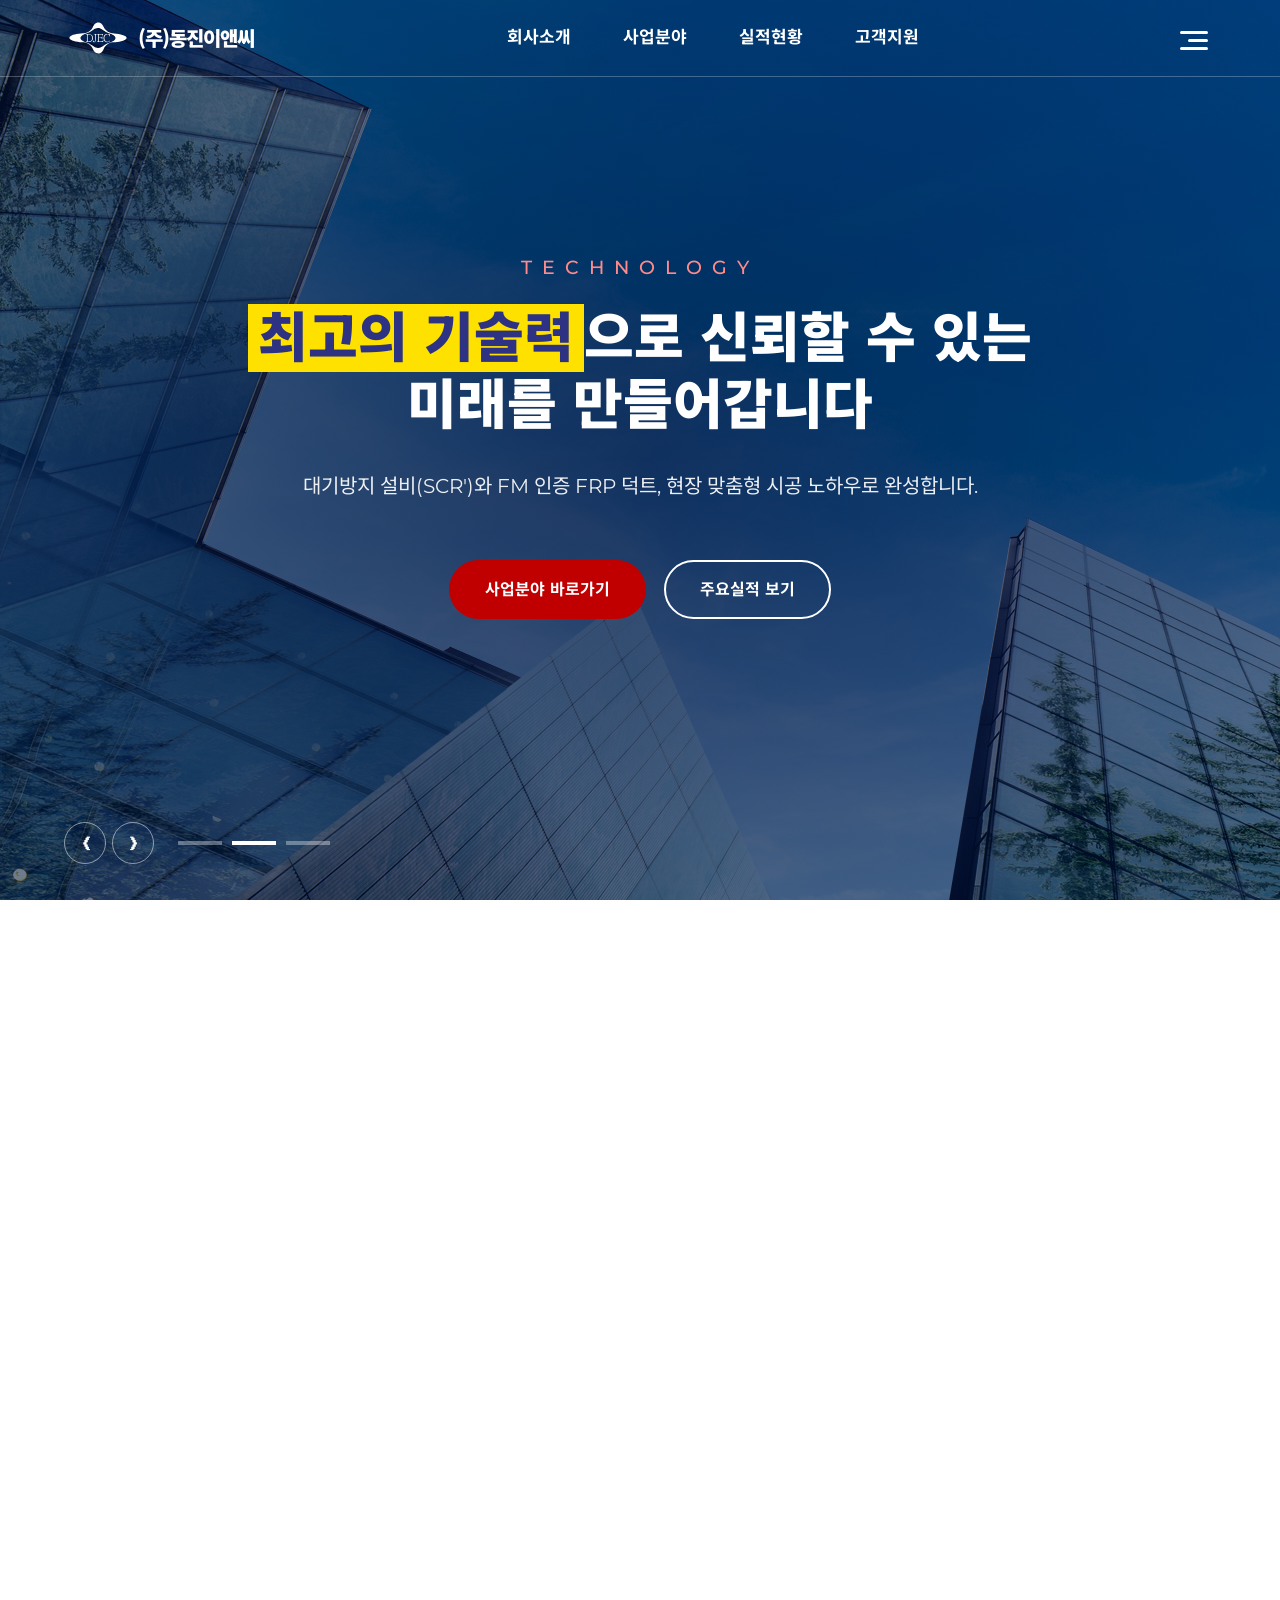
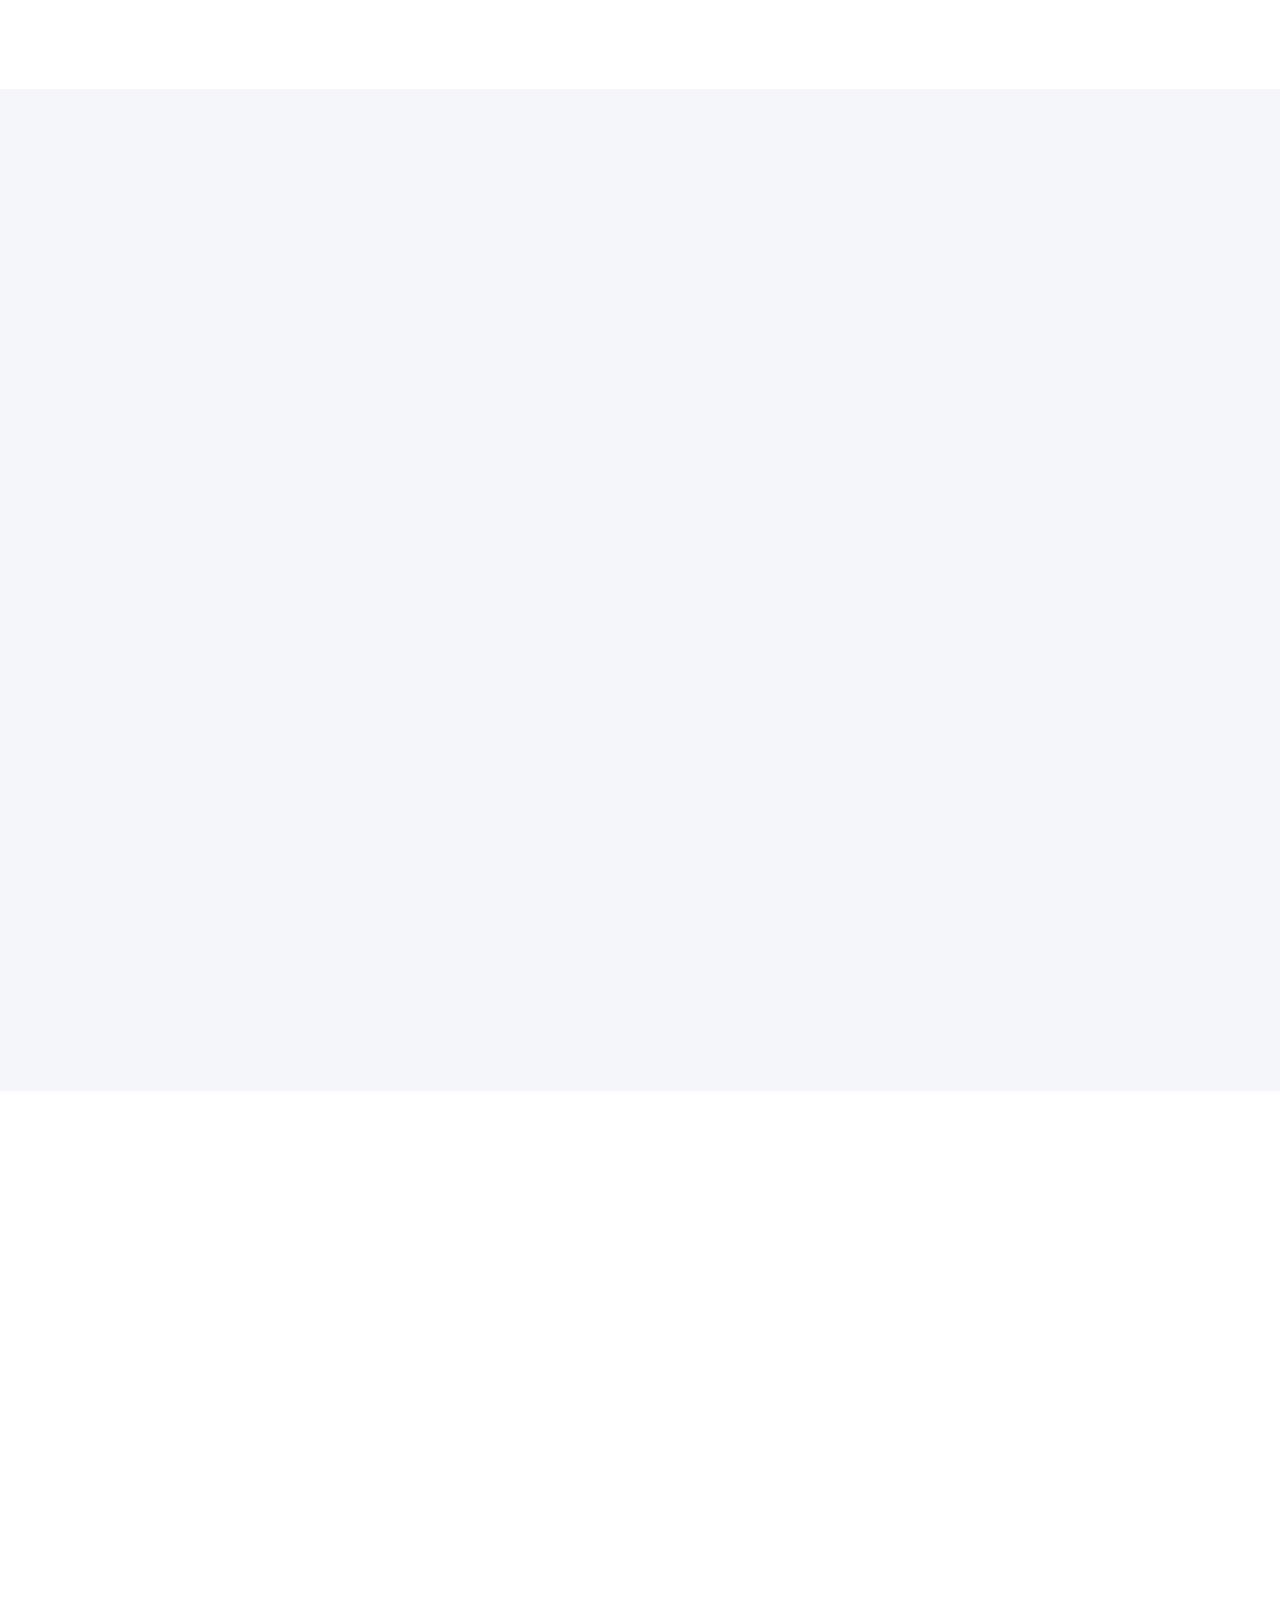
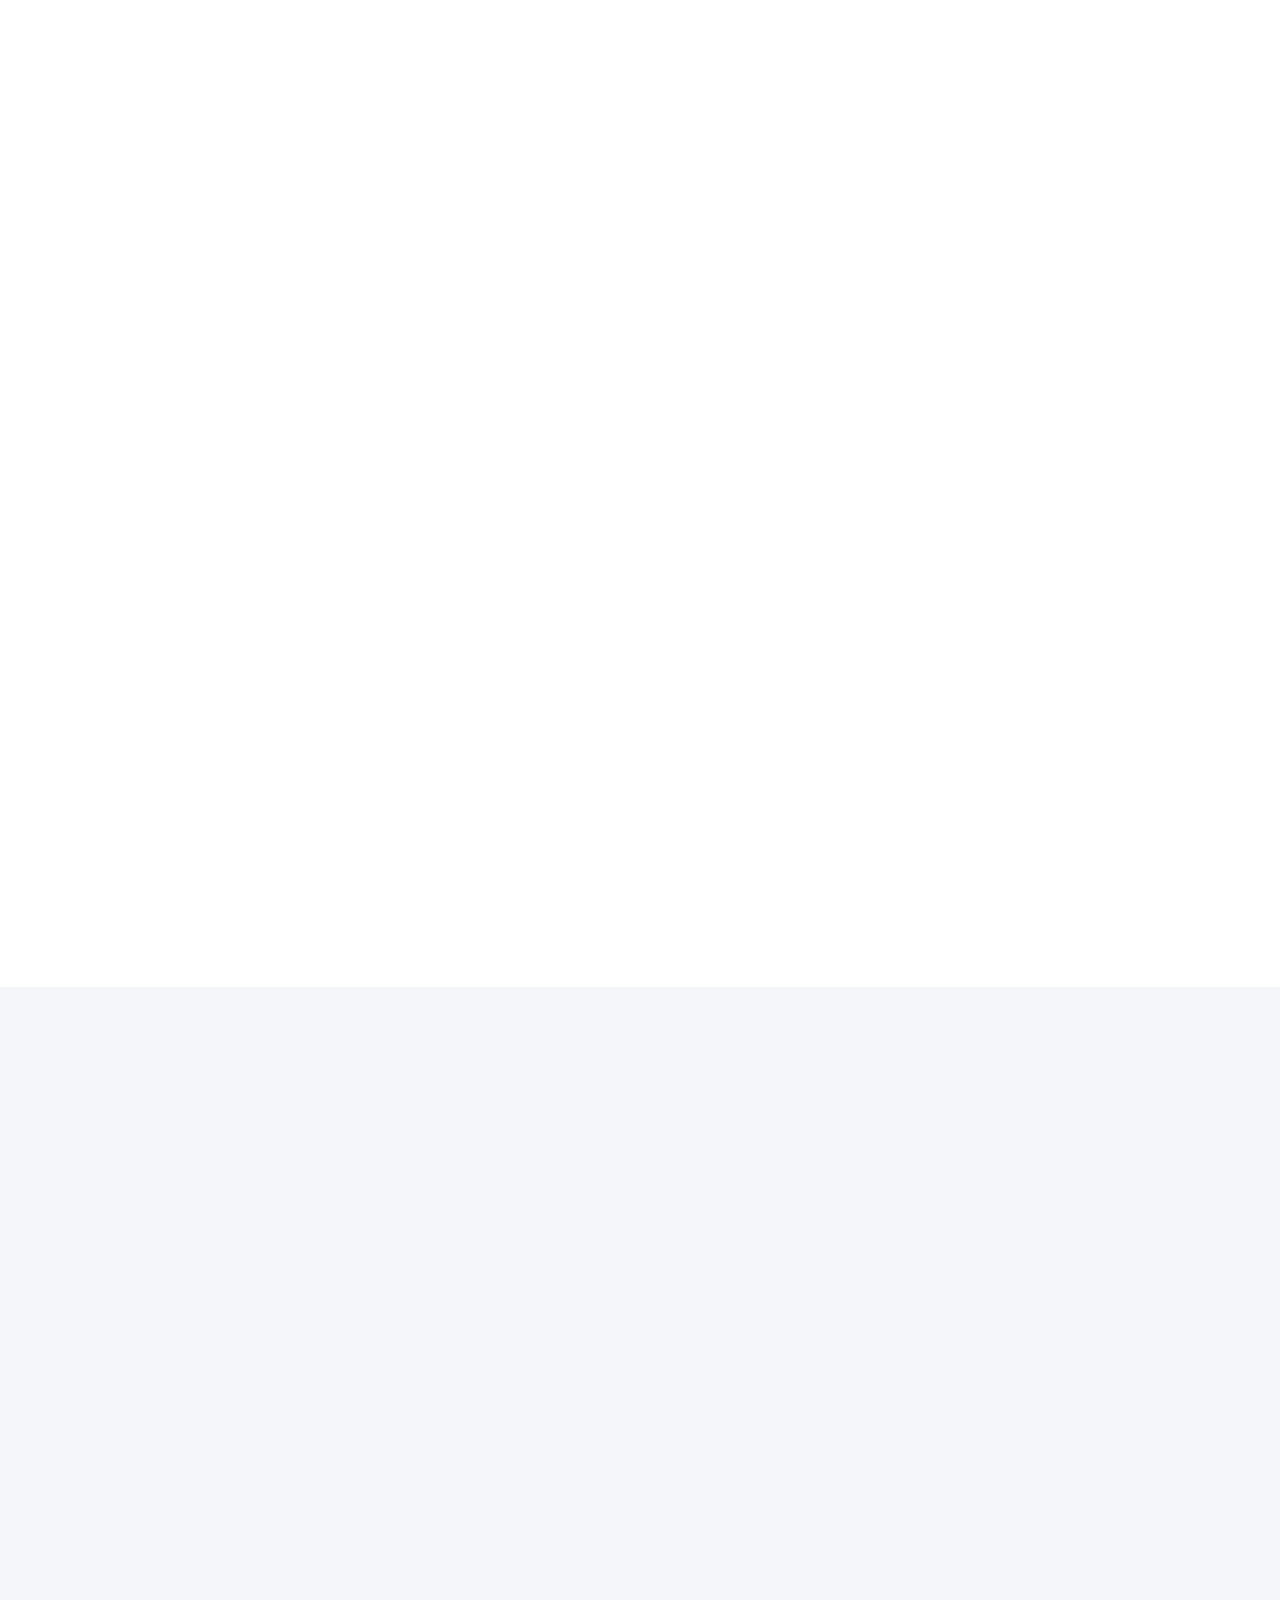
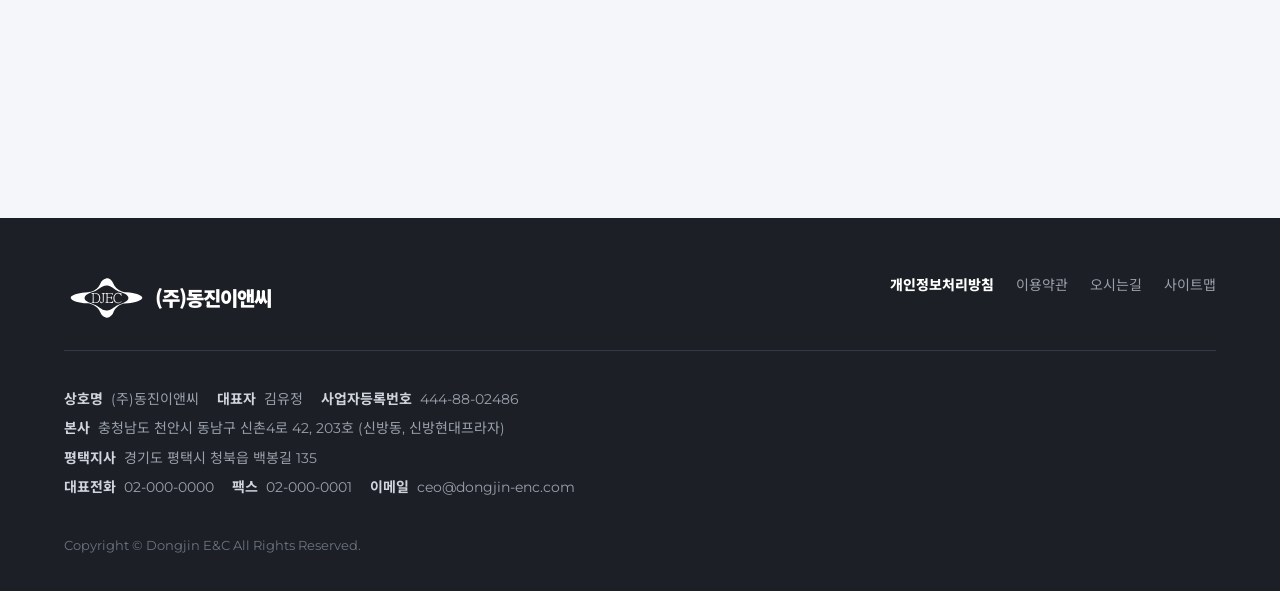
<file: index.html>
<!DOCTYPE html>
<html lang="ko">
<head>
<meta charset="UTF-8">
<meta name="viewport" content="width=device-width, initial-scale=1.0">
<title>(주)동진이앤씨 - 안전과 기술로 내일을 건설합니다</title>
<meta name="description" content="(주)동진이앤씨는 반도체·디스플레이 대기방지 설비, FM FRP 덕트 설치 등 엔지니어링 솔루션 전문 기업입니다.">
<link rel="preconnect" href="https://fonts.googleapis.com"><link rel="preconnect" href="https://fonts.gstatic.com" crossorigin>
<link rel="stylesheet" href="https://fonts.googleapis.com/css2?family=Noto+Sans+KR:wght@300;400;500;700;900&display=swap">
<link rel="stylesheet" href="https://fonts.googleapis.com/css2?family=Montserrat:wght@300;400;500;700;900&text=%20!%22%23%24%25%26'*%2B%2C-.%2F0123456789%3A%3B%3C%3D%3E%3F%40ABCDEFGHIJKLMNOPQRSTUVWXYZ%5C%5E_%60abcdefghijklmnopqrstuvwxyz%7C~%C2%B7%E2%86%92&display=swap">
<link rel="stylesheet" href="css/style.css">
</head>
<body>

<!-- HEADER -->
<header id="header">
  <div class="wrap hd">
    <a href="#top" class="logo" aria-label="(주)동진이앤씨 메인으로"><img src="common/logo.svg" alt=""><span class="logo-txt"><small>(주)</small>동진이앤씨</span></a>
    <ul class="gnb">
      <li><a href="#about">회사소개</a>
        <div class="sub"><a href="#about">기업개요</a><a href="greeting.html">인사말</a><a href="history.html">연혁</a><a href="#about">조직도</a><a href="location.html">오시는 길</a></div></li>
      <li><a href="#business">사업분야</a>
        <div class="sub"><a href="#business">스크러버(SCR') 설치</a><a href="#business">FM FRP DUCT 설치</a><a href="#business">부대설비</a><a href="#business">개보수·철거·긴급대응</a></div></li>
      <li><a href="#projects">실적현황</a>
        <div class="sub"><a href="#projects">주요 프로젝트</a><a href="performance.html">시공 실적</a></div></li>
      <li><a href="#news">고객지원</a>
        <div class="sub"><a href="#news">공지사항</a><a href="#footer">문의하기</a><a href="#news">채용정보</a></div></li>
    </ul>
    <div class="hd-right">
      <button class="burger" id="burger" aria-label="메뉴 열기" aria-expanded="false"><i></i><i></i><i></i></button>
    </div>
  </div>
</header>

<main id="top">

<!-- MAIN BANNER -->
<section class="hero intro" aria-roledescription="carousel" aria-label="메인 배너">
  <!-- 배경 이미지는 css/style.css 의 .s1~.s3 .bg 에서 변경 -->
  <div class="slide s1 on">
    <div class="bg"></div>
    <div class="wrap"><div class="txt">
      <div class="eyebrow" style="color:#ff8a8a">DONGJIN E&amp;C</div>
      <h1><span class="hl">안전과 기술</span>로 내일을<br>건설하는 (주)동진이앤씨</h1>
      <p>엔지니어링 솔루션 전문 기업으로서 반도체·디스플레이 현장의 신뢰받는 파트너가 되겠습니다.</p>
      <div class="btns"><a href="#business" class="btn btn-red">사업분야 바로가기</a><a href="#projects" class="btn btn-line">주요실적 보기</a></div>
    </div></div>
  </div>
  <div class="slide s2">
    <div class="bg"></div>
    <div class="wrap"><div class="txt">
      <div class="eyebrow" style="color:#ff8a8a">TECHNOLOGY</div>
      <h1><span class="hl">최고의 기술력</span>으로 신뢰할 수 있는<br>미래를 만들어갑니다</h1>
      <p>대기방지 설비(SCR')와 FM 인증 FRP 덕트, 현장 맞춤형 시공 노하우로 완성합니다.</p>
      <div class="btns"><a href="#business" class="btn btn-red">사업분야 바로가기</a><a href="#projects" class="btn btn-line">주요실적 보기</a></div>
    </div></div>
  </div>
  <div class="slide s3">
    <div class="bg"></div>
    <div class="wrap"><div class="txt">
      <div class="eyebrow" style="color:#ff8a8a">SAFETY &amp; QUALITY</div>
      <h1>기본과 원칙을 준수하며<br><span class="hl">최고의 품질</span>을 약속합니다</h1>
      <p>삼성전자, SK하이닉스 등 국내 대기업 현장에서 검증된 안전·품질 관리 체계.</p>
      <div class="btns"><a href="#business" class="btn btn-red">사업분야 바로가기</a><a href="#projects" class="btn btn-line">주요실적 보기</a></div>
    </div></div>
  </div>
  <div class="hero-ctl"><div class="wrap">
    <div class="arrows"><button id="prev" aria-label="이전">&#10094;</button><button id="next" aria-label="다음">&#10095;</button></div>
    <div class="dots" id="dots"></div>
  </div></div>
</section>

<!-- 모바일 전용 고정 버튼 (슬라이드와 무관, 스크롤하면 페이드아웃) -->
<div class="hero-btns"><a href="#business" class="btn btn-red">사업분야 바로가기</a><a href="#projects" class="btn btn-line">주요실적 보기</a></div>

<!-- ABOUT US -->
<section class="sec about" id="about">
  <div class="wrap about-grid">
    <div class="reveal">
      <div class="eyebrow">ABOUT US</div>
      <h2 class="sec-title">신뢰와 혁신으로 도약하는<br>전문 엔지니어링 기업</h2>
      <p class="lead">(주)동진이앤씨는 기본과 원칙을 지키는 시공, 끊임없는 기술 개발, 철저한 안전 관리를 바탕으로 고객의 생산 라인을 책임집니다.</p>
      <div class="stats">
        <!-- 수치는 예시값입니다. 실제 값으로 data-count 를 수정하세요 -->
        <div class="stat"><b><span data-count="2005" data-plain>0</span><em>년~</em></b><span>설립 연도</span></div>
        <div class="stat"><b><span data-count="500">0</span><em>+</em></b><span>누적 프로젝트 수행</span></div>
        <div class="stat"><b><span data-count="12">0</span><em>건</em></b><span>보유 특허·기술 인증</span></div>
      </div>
    </div>
    <div class="about-visual reveal"><div><span class="en">Safety · Quality · Technology</span><small>안전 · 품질 · 기술 — 동진이앤씨가 지키는 세 가지 원칙</small></div></div>
    <div class="about-more reveal"><a href="#about" class="more">회사소개 더보기 →</a></div>
  </div>
</section>

<!-- BUSINESS AREA -->
<section class="sec biz" id="business">
  <div class="wrap">
    <div class="sec-head reveal">
      <div class="eyebrow">BUSINESS AREA</div>
      <h2 class="sec-title">사업분야</h2>
      <p class="sec-sub">(주)동진이앤씨의 전문 시공 분야를 소개합니다.</p>
    </div>
  </div>
  <div class="bslider reveal" id="bslider" aria-roledescription="carousel" aria-label="사업분야">
    <button type="button" class="bnav prev" id="bprev" aria-label="이전 사업분야">&#10094;</button>
    <button type="button" class="bnav next" id="bnext" aria-label="다음 사업분야">&#10095;</button>
    <div class="cards" id="bcards">
      <a href="#business" class="bcard b1" tabindex="0"><div class="img"></div><span class="no">01</span><div class="in"><h3>스크러버(SCR') 설치</h3><p>반도체·디스플레이 생산 라인의 대기방지 핵심 설비를 전문 시공하고 셋업합니다.</p></div></a>
      <a href="#business" class="bcard b2" tabindex="0"><div class="img"></div><span class="no">02</span><div class="in"><h3>FM FRP DUCT 설치</h3><p>내화학성·내식성이 우수하고 화재에 강한 FM 인증 FRP 덕트를 전문 설치합니다.</p></div></a>
      <a href="#business" class="bcard b3" tabindex="0"><div class="img"></div><span class="no">03</span><div class="in"><h3>부대설비</h3><p>O3 Generator, 반응조, Damper 점검대 등 현장 맞춤형 각종 부대설비를 시공합니다.</p></div></a>
      <a href="#business" class="bcard b4" tabindex="0"><div class="img"></div><span class="no">04</span><div class="in"><h3>개보수 · 철거 · 긴급대응</h3><p>노후 설비의 신속하고 안전한 철거·개보수, 공장 라인 긴급 대응 서비스를 제공합니다.</p></div></a>
    </div>
  </div>
</section>

<!-- PROJECT / PERFORMANCE -->
<section class="sec" id="projects">
  <div class="wrap">
    <div class="sec-head reveal">
      <div class="eyebrow">PROJECTS</div>
      <h2 class="sec-title">주요 시공 및 수행 실적</h2>
      <p class="sec-sub">다양한 대규모 현장에서 입증된 동진이앤씨의 기술력입니다.</p>
    </div>
    <div class="tabs reveal" id="tabs" role="tablist">
      <button class="on" data-f="all" role="tab">전체</button>
      <button data-f="civil" role="tab">설비설치</button>
      <button data-f="build" role="tab">덕트</button>
      <button data-f="safe" role="tab">개보수</button>
      <button data-f="etc" role="tab">기타</button>
    </div>
    <!-- 카드는 js/data.js 의 수행실적(최신 6건)으로 자동 생성됩니다 -->
    <div class="pgrid" id="pgrid"></div>
    <div class="center reveal"><a href="performance.html" class="btn btn-navy" id="allProj">전체 실적보기 +</a></div>
  </div>
</section>

<!-- LATEST NEWS & NOTICE -->
<section class="sec news" id="news">
  <div class="wrap">
    <div class="sec-head reveal">
      <div class="eyebrow">NEWS &amp; NOTICE</div>
      <h2 class="sec-title">최신 소식</h2>
    </div>
    <div class="news-grid">
      <div class="panel notice notice-panel reveal">
        <h3>공지사항 <a href="#news" aria-label="공지사항 더보기">+</a></h3>
        <ul>
          <li><a href="#news"><span>홈페이지가 새롭게 개편되었습니다</span><time>2026.10.01</time></a></li>
          <li><a href="#news"><span>2026년 안전보건 교육 실시 안내</span><time>2026.09.15</time></a></li>
          <li><a href="#news"><span>추석 연휴 긴급대응 연락망 안내</span><time>2026.09.08</time></a></li>
          <li><a href="#news"><span>협력업체 등록 및 견적 문의 절차 안내</span><time>2026.08.20</time></a></li>
        </ul>
      </div>
      <div class="panel media reveal">
        <h3>홍보자료 · 뉴스 <a href="#news" aria-label="뉴스 더보기">+</a></h3>
        <a href="#news"><small>COMPANY</small><b>평택 P4 현장 무재해 달성 기원 안전결의대회 개최</b><span>2026.09.25</span></a>
        <a href="#news"><small>PRESS</small><b>동진이앤씨, FM 인증 FRP 덕트 시공 역량 강화</b><span>2026.08.30</span></a>
      </div>
      <div class="panel career reveal">
        <span class="ico">🤝</span>
        <h3>동진이앤씨와 함께할<br>인재를 기다립니다</h3>
        <p>기본과 원칙을 지키는 열정 있는 분들의 지원을 환영합니다.</p>
        <a href="#news" class="btn btn-red">채용공고 보기</a>
      </div>
    </div>
  </div>
</section>

</main>

<!-- FOOTER -->
<footer id="footer">
  <div class="wrap">
    <div class="ft-top">
      <div class="ft-logo"><img src="common/logo.svg" alt=""><span class="logo-txt">(주)동진이앤씨</span></div>
      <nav class="ft-links" aria-label="하단 링크">
        <a href="#" class="strong">개인정보처리방침</a><a href="#">이용약관</a><a href="location.html">오시는길</a><a href="#">사이트맵</a>
      </nav>
    </div>
    <div class="ft-info">
      <span><b>상호명</b> (주)동진이앤씨</span><span><b>대표자</b> 김유정</span><span><b>사업자등록번호</b> 444-88-02486</span><br>
      <span><b>본사</b> 충청남도 천안시 동남구 신촌4로 42, 203호 (신방동, 신방현대프라자)</span><br>
      <span><b>평택지사</b> 경기도 평택시 청북읍 백봉길 135</span><br>
      <!-- 전화/팩스는 시안 값입니다. 실제 번호로 교체하세요 -->
      <span><b>대표전화</b> 02-000-0000</span><span><b>팩스</b> 02-000-0001</span><span><b>이메일</b> ceo@dongjin-enc.com</span>
    </div>
    <div class="copy">Copyright &copy; Dongjin E&amp;C All Rights Reserved.</div>
  </div>
</footer>
<button class="totop" id="totop" aria-label="맨 위로">&#8593;</button>

<script src="js/data.js"></script>
<script src="js/main.js"></script>
<script src="js/sitemap.js"></script>
<script src="js/soon.js"></script>
</body>
</html>
</file>
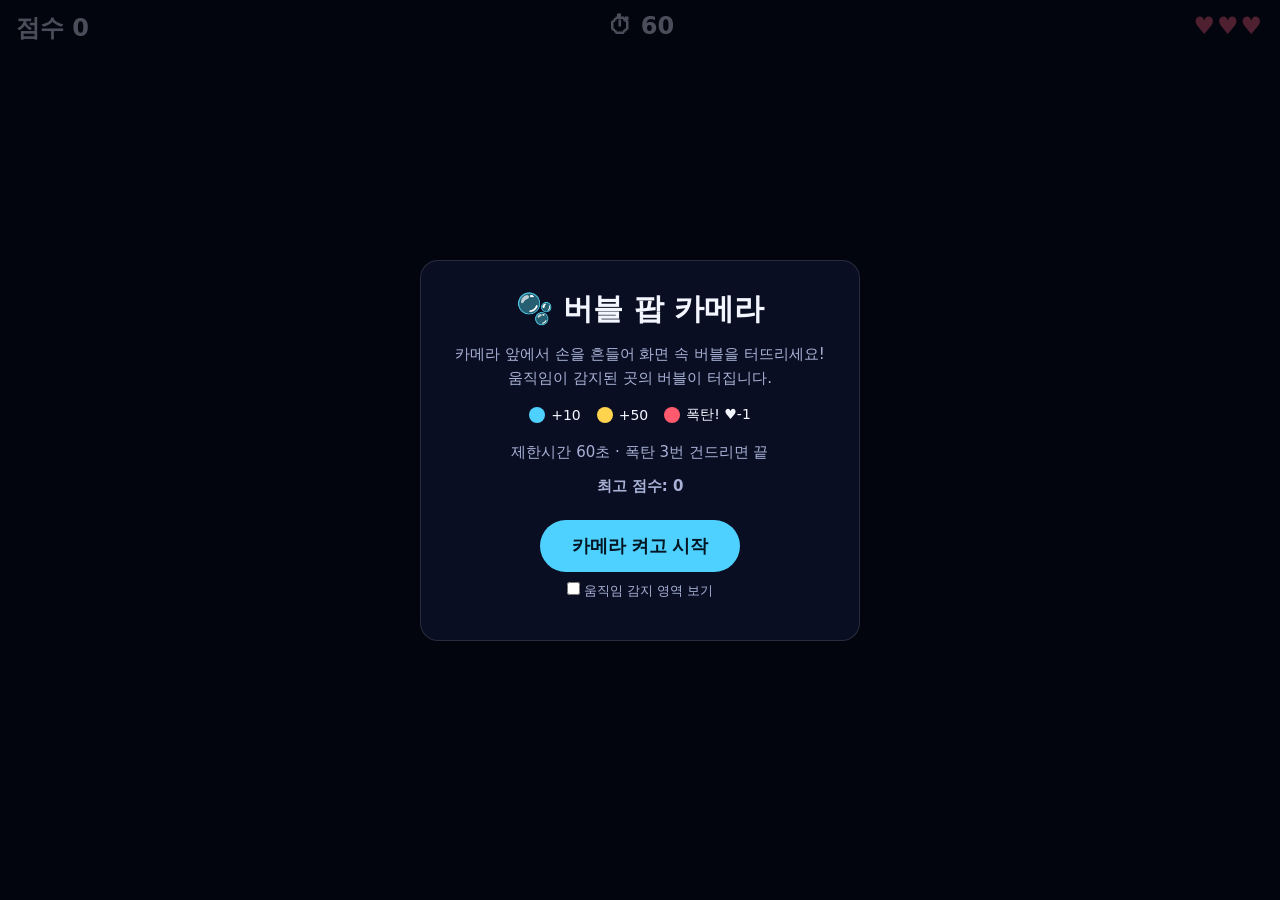
<file: game/index.html>
<!DOCTYPE html>
<html lang="ko">
<head>
<meta charset="UTF-8">
<meta name="viewport" content="width=device-width, initial-scale=1.0, user-scalable=no">
<title>버블 팝 카메라</title>
<style>
  :root {
    --bg: #0b1020;
    --panel: rgba(12, 18, 40, 0.82);
    --text: #f4f6ff;
    --muted: #a9b2d6;
    --accent: #4fd1ff;
    --gold: #ffd34d;
    --danger: #ff5a6e;
  }
  * { box-sizing: border-box; margin: 0; padding: 0; }
  html, body { height: 100%; background: var(--bg); color: var(--text);
    font-family: "Noto Sans KR", system-ui, -apple-system, sans-serif; overflow: hidden; }
  #stage { position: fixed; inset: 0; }
  video { display: none; }
  canvas#view { width: 100%; height: 100%; display: block; }
  .hud { position: fixed; top: 0; left: 0; right: 0; display: flex; justify-content: space-between;
    padding: 12px 16px; font-weight: 700; font-size: clamp(16px, 3.5vw, 24px); pointer-events: none;
    text-shadow: 0 2px 6px rgba(0,0,0,.6); }
  .hud .lives { color: var(--danger); letter-spacing: 2px; }
  .overlay { position: fixed; inset: 0; display: flex; align-items: center; justify-content: center;
    background: rgba(5, 8, 20, 0.7); padding: 16px; }
  .overlay.hidden { display: none; }
  .card { background: var(--panel); border: 1px solid rgba(255,255,255,.12); border-radius: 18px;
    padding: 28px 24px; max-width: 440px; width: 100%; text-align: center; backdrop-filter: blur(8px); }
  .card h1 { font-size: 30px; margin-bottom: 12px; }
  .card p { color: var(--muted); line-height: 1.6; margin-bottom: 10px; font-size: 15px; }
  .legend { display: flex; justify-content: center; gap: 16px; margin: 16px 0; flex-wrap: wrap; font-size: 14px; }
  .legend span { display: inline-flex; align-items: center; gap: 6px; }
  .dot { width: 16px; height: 16px; border-radius: 50%; display: inline-block; }
  button { margin-top: 12px; background: var(--accent); color: #031623; border: 0; border-radius: 999px;
    padding: 14px 32px; font-size: 18px; font-weight: 800; cursor: pointer; }
  button:active { transform: scale(.97); }
  .err { color: var(--danger); margin-top: 12px; font-size: 14px; }
  .best { color: var(--gold); font-weight: 700; }
  label.toggle { display: block; margin-top: 10px; color: var(--muted); font-size: 13px; cursor: pointer; }
</style>
</head>
<body>
<div id="stage">
  <video id="cam" playsinline muted></video>
  <canvas id="view"></canvas>
</div>

<div class="hud">
  <div>점수 <span id="score">0</span></div>
  <div>⏱ <span id="time">60</span></div>
  <div class="lives" id="lives">♥♥♥</div>
</div>

<div class="overlay" id="startScreen">
  <div class="card">
    <h1>🫧 버블 팝 카메라</h1>
    <p>카메라 앞에서 손을 흔들어 화면 속 버블을 터뜨리세요!<br>움직임이 감지된 곳의 버블이 터집니다.</p>
    <div class="legend">
      <span><i class="dot" style="background:#4fd1ff"></i>+10</span>
      <span><i class="dot" style="background:#ffd34d"></i>+50</span>
      <span><i class="dot" style="background:#ff5a6e"></i>폭탄! ♥-1</span>
    </div>
    <p>제한시간 60초 · 폭탄 3번 건드리면 끝</p>
    <p class="best">최고 점수: <span id="bestStart">0</span></p>
    <button id="startBtn">카메라 켜고 시작</button>
    <label class="toggle"><input type="checkbox" id="showMotion"> 움직임 감지 영역 보기</label>
    <div class="err" id="err"></div>
  </div>
</div>

<div class="overlay hidden" id="endScreen">
  <div class="card">
    <h1 id="endTitle">게임 종료</h1>
    <p style="font-size:22px;color:var(--text)">점수 <b id="finalScore">0</b></p>
    <p class="best" id="bestEnd"></p>
    <button id="retryBtn">다시 하기</button>
  </div>
</div>

<script>
(() => {
  const video = document.getElementById('cam');
  const canvas = document.getElementById('view');
  const ctx = canvas.getContext('2d');
  const $ = id => document.getElementById(id);

  // 움직임 감지는 저해상도 그리드에서 수행 (빠르고 가벼움)
  const GW = 80, GH = 60;
  const work = document.createElement('canvas');
  work.width = GW; work.height = GH;
  const wctx = work.getContext('2d', { willReadFrequently: true });
  let prevGray = null;
  const motion = new Float32Array(GW * GH); // 0..1, 잔상 포함

  const GAME_TIME = 60;
  let W = 0, H = 0, dpr = 1;
  let bubbles = [], particles = [], popups = [];
  let score = 0, lives = 3, timeLeft = GAME_TIME, running = false;
  let lastT = 0, spawnTimer = 0, stream = null;
  let best = 0;
  try { best = +localStorage.getItem('bubblePopBest') || 0; } catch (e) {}
  $('bestStart').textContent = best;

  function resize() {
    dpr = Math.min(window.devicePixelRatio || 1, 2);
    W = window.innerWidth; H = window.innerHeight;
    canvas.width = W * dpr; canvas.height = H * dpr;
    ctx.setTransform(dpr, 0, 0, dpr, 0, 0);
  }
  window.addEventListener('resize', resize);
  resize();

  // 화면에 비디오를 꽉 채우는(cover) 영역 계산
  function coverRect() {
    const vw = video.videoWidth || 640, vh = video.videoHeight || 480;
    const s = Math.max(W / vw, H / vh);
    const dw = vw * s, dh = vh * s;
    return { x: (W - dw) / 2, y: (H - dh) / 2, w: dw, h: dh };
  }

  function updateMotion() {
    if (video.readyState < 2) return;
    // 미러링 하여 그리드에 그림 (화면과 좌표 일치)
    wctx.save();
    wctx.translate(GW, 0); wctx.scale(-1, 1);
    wctx.drawImage(video, 0, 0, GW, GH);
    wctx.restore();
    const data = wctx.getImageData(0, 0, GW, GH).data;
    const gray = new Uint8Array(GW * GH);
    for (let i = 0, j = 0; i < gray.length; i++, j += 4) {
      gray[i] = (data[j] * 0.3 + data[j + 1] * 0.59 + data[j + 2] * 0.11) | 0;
    }
    if (prevGray) {
      for (let i = 0; i < gray.length; i++) {
        const d = Math.abs(gray[i] - prevGray[i]);
        const m = d > 28 ? 1 : 0;
        motion[i] = Math.max(m, motion[i] * 0.6);
      }
    }
    prevGray = gray;
  }

  // 화면 좌표 원 안의 움직임 비율
  function motionAt(x, y, r) {
    const cr = coverRect();
    const gx0 = Math.floor(((x - r - cr.x) / cr.w) * GW);
    const gx1 = Math.ceil(((x + r - cr.x) / cr.w) * GW);
    const gy0 = Math.floor(((y - r - cr.y) / cr.h) * GH);
    const gy1 = Math.ceil(((y + r - cr.y) / cr.h) * GH);
    let sum = 0, n = 0;
    for (let gy = Math.max(0, gy0); gy < Math.min(GH, gy1); gy++) {
      for (let gx = Math.max(0, gx0); gx < Math.min(GW, gx1); gx++) {
        sum += motion[gy * GW + gx] >= 0.99 ? 1 : 0; n++;
      }
    }
    return n ? sum / n : 0;
  }

  function spawn() {
    const roll = Math.random();
    const type = roll < 0.12 ? 'gold' : roll < 0.3 ? 'bomb' : 'normal';
    const base = Math.min(W, H);
    const r = type === 'gold' ? base * 0.05 : base * (0.06 + Math.random() * 0.03);
    const margin = r + 10;
    bubbles.push({
      x: margin + Math.random() * (W - margin * 2),
      y: H + r,
      r, type,
      vy: -(H * (0.12 + Math.random() * 0.1)) * (type === 'gold' ? 1.6 : 1),
      wob: Math.random() * Math.PI * 2,
      age: 0, armed: 0.35, // 등장 직후 잠깐은 터지지 않음
    });
  }

  const COLORS = { normal: '#4fd1ff', gold: '#ffd34d', bomb: '#ff5a6e' };

  function burst(b) {
    const n = b.type === 'bomb' ? 26 : 16;
    for (let i = 0; i < n; i++) {
      const a = Math.random() * Math.PI * 2, s = 120 + Math.random() * 260;
      particles.push({ x: b.x, y: b.y, vx: Math.cos(a) * s, vy: Math.sin(a) * s, life: 0.7, c: COLORS[b.type] });
    }
  }

  function pop(b) {
    burst(b);
    if (b.type === 'bomb') {
      lives--; flash = 0.35;
      popups.push({ x: b.x, y: b.y, t: '💥', life: 1, c: COLORS.bomb });
      if (navigator.vibrate) navigator.vibrate(150);
      if (lives <= 0) endGame('폭탄을 너무 많이 건드렸어요!');
    } else {
      const pts = b.type === 'gold' ? 50 : 10;
      score += pts;
      popups.push({ x: b.x, y: b.y, t: '+' + pts, life: 1, c: COLORS[b.type] });
    }
    beep(b.type);
    updateHud();
  }

  let actx = null;
  function beep(type) {
    try {
      actx = actx || new (window.AudioContext || window.webkitAudioContext)();
      const o = actx.createOscillator(), g = actx.createGain();
      o.type = type === 'bomb' ? 'sawtooth' : 'sine';
      const f = type === 'bomb' ? 120 : type === 'gold' ? 1200 : 600 + Math.random() * 300;
      o.frequency.setValueAtTime(f, actx.currentTime);
      o.frequency.exponentialRampToValueAtTime(type === 'bomb' ? 50 : f * 1.8, actx.currentTime + 0.15);
      g.gain.setValueAtTime(0.15, actx.currentTime);
      g.gain.exponentialRampToValueAtTime(0.001, actx.currentTime + 0.2);
      o.connect(g).connect(actx.destination);
      o.start(); o.stop(actx.currentTime + 0.22);
    } catch (e) {}
  }

  let flash = 0;

  function updateHud() {
    $('score').textContent = score;
    $('time').textContent = Math.ceil(timeLeft);
    $('lives').textContent = '♥'.repeat(Math.max(0, lives)) + '♡'.repeat(3 - Math.max(0, lives));
  }

  function drawBubble(b) {
    const c = COLORS[b.type];
    ctx.save();
    ctx.globalAlpha = b.age < b.armed ? 0.5 : 1;
    const g = ctx.createRadialGradient(b.x - b.r * 0.35, b.y - b.r * 0.35, b.r * 0.1, b.x, b.y, b.r);
    g.addColorStop(0, 'rgba(255,255,255,0.85)');
    g.addColorStop(0.35, c + 'aa');
    g.addColorStop(1, c + '33');
    ctx.fillStyle = g;
    ctx.beginPath(); ctx.arc(b.x, b.y, b.r, 0, Math.PI * 2); ctx.fill();
    ctx.lineWidth = 3; ctx.strokeStyle = c; ctx.stroke();
    if (b.type === 'bomb' || b.type === 'gold') {
      ctx.font = `${b.r}px system-ui`; ctx.textAlign = 'center'; ctx.textBaseline = 'middle';
      ctx.fillText(b.type === 'bomb' ? '💣' : '⭐', b.x, b.y + 2);
    }
    ctx.restore();
  }

  function frame(t) {
    const dt = Math.min(0.05, (t - lastT) / 1000 || 0);
    lastT = t;
    updateMotion();

    // 배경: 미러링된 카메라
    ctx.fillStyle = '#000'; ctx.fillRect(0, 0, W, H);
    if (video.readyState >= 2) {
      const cr = coverRect();
      ctx.save();
      ctx.translate(W, 0); ctx.scale(-1, 1);
      ctx.drawImage(video, W - cr.x - cr.w, cr.y, cr.w, cr.h);
      ctx.restore();
      ctx.fillStyle = 'rgba(5,10,30,0.25)'; ctx.fillRect(0, 0, W, H);

      if ($('showMotion').checked) {
        const cw = cr.w / GW, ch = cr.h / GH;
        ctx.fillStyle = 'rgba(79,209,255,0.35)';
        for (let i = 0; i < motion.length; i++) {
          if (motion[i] > 0.5) ctx.fillRect(cr.x + (i % GW) * cw, cr.y + ((i / GW) | 0) * ch, cw, ch);
        }
      }
    }

    if (running) {
      timeLeft -= dt;
      if (timeLeft <= 0) { timeLeft = 0; endGame('시간 종료!'); }
      // 시간이 지날수록 더 자주 생성
      const rate = 0.9 - (1 - timeLeft / GAME_TIME) * 0.55;
      spawnTimer -= dt;
      if (spawnTimer <= 0) { spawn(); spawnTimer = rate; }
      updateHud();
    }

    for (let i = bubbles.length - 1; i >= 0; i--) {
      const b = bubbles[i];
      b.age += dt; b.wob += dt * 2;
      b.y += b.vy * dt;
      b.x += Math.sin(b.wob) * 20 * dt;
      if (running && b.age >= b.armed && motionAt(b.x, b.y, b.r * 0.8) > 0.18) {
        bubbles.splice(i, 1); pop(b); continue;
      }
      if (b.y < -b.r) { bubbles.splice(i, 1); continue; }
      drawBubble(b);
    }

    for (let i = particles.length - 1; i >= 0; i--) {
      const p = particles[i];
      p.life -= dt; if (p.life <= 0) { particles.splice(i, 1); continue; }
      p.x += p.vx * dt; p.y += p.vy * dt; p.vy += 400 * dt;
      ctx.globalAlpha = p.life / 0.7; ctx.fillStyle = p.c;
      ctx.beginPath(); ctx.arc(p.x, p.y, 4, 0, Math.PI * 2); ctx.fill();
    }
    ctx.globalAlpha = 1;

    for (let i = popups.length - 1; i >= 0; i--) {
      const p = popups[i];
      p.life -= dt; if (p.life <= 0) { popups.splice(i, 1); continue; }
      p.y -= 60 * dt;
      ctx.globalAlpha = p.life; ctx.fillStyle = p.c;
      ctx.font = 'bold 28px system-ui'; ctx.textAlign = 'center';
      ctx.fillText(p.t, p.x, p.y);
    }
    ctx.globalAlpha = 1;

    if (flash > 0) {
      flash -= dt;
      ctx.fillStyle = `rgba(255,60,80,${Math.max(0, flash)})`; ctx.fillRect(0, 0, W, H);
    }

    requestAnimationFrame(frame);
  }

  function startGame() {
    score = 0; lives = 3; timeLeft = GAME_TIME; spawnTimer = 0.5;
    bubbles = []; particles = []; popups = [];
    running = true;
    $('startScreen').classList.add('hidden');
    $('endScreen').classList.add('hidden');
    updateHud();
  }

  function endGame(msg) {
    if (!running) return;
    running = false;
    bubbles = [];
    const isBest = score > best;
    if (isBest) { best = score; try { localStorage.setItem('bubblePopBest', best); } catch (e) {} }
    $('endTitle').textContent = msg;
    $('finalScore').textContent = score;
    $('bestEnd').textContent = isBest ? '🎉 새 최고 기록!' : '최고 점수: ' + best;
    $('endScreen').classList.remove('hidden');
  }

  async function initCamera() {
    if (stream) return;
    if (!navigator.mediaDevices || !navigator.mediaDevices.getUserMedia) {
      throw new Error('이 브라우저는 카메라를 지원하지 않아요. (HTTPS 주소에서 열어주세요)');
    }
    stream = await navigator.mediaDevices.getUserMedia({
      video: { facingMode: 'user', width: { ideal: 1280 }, height: { ideal: 720 } }, audio: false,
    });
    video.srcObject = stream;
    await video.play();
  }

  $('startBtn').addEventListener('click', async () => {
    $('err').textContent = '';
    try {
      await initCamera();
      startGame();
    } catch (e) {
      $('err').textContent = e.name === 'NotAllowedError'
        ? '카메라 권한이 거부되었어요. 브라우저 설정에서 허용해주세요.'
        : (e.message || '카메라를 켤 수 없어요.');
    }
  });
  $('retryBtn').addEventListener('click', startGame);

  requestAnimationFrame(frame);
})();
</script>
</body>
</html>
</file>
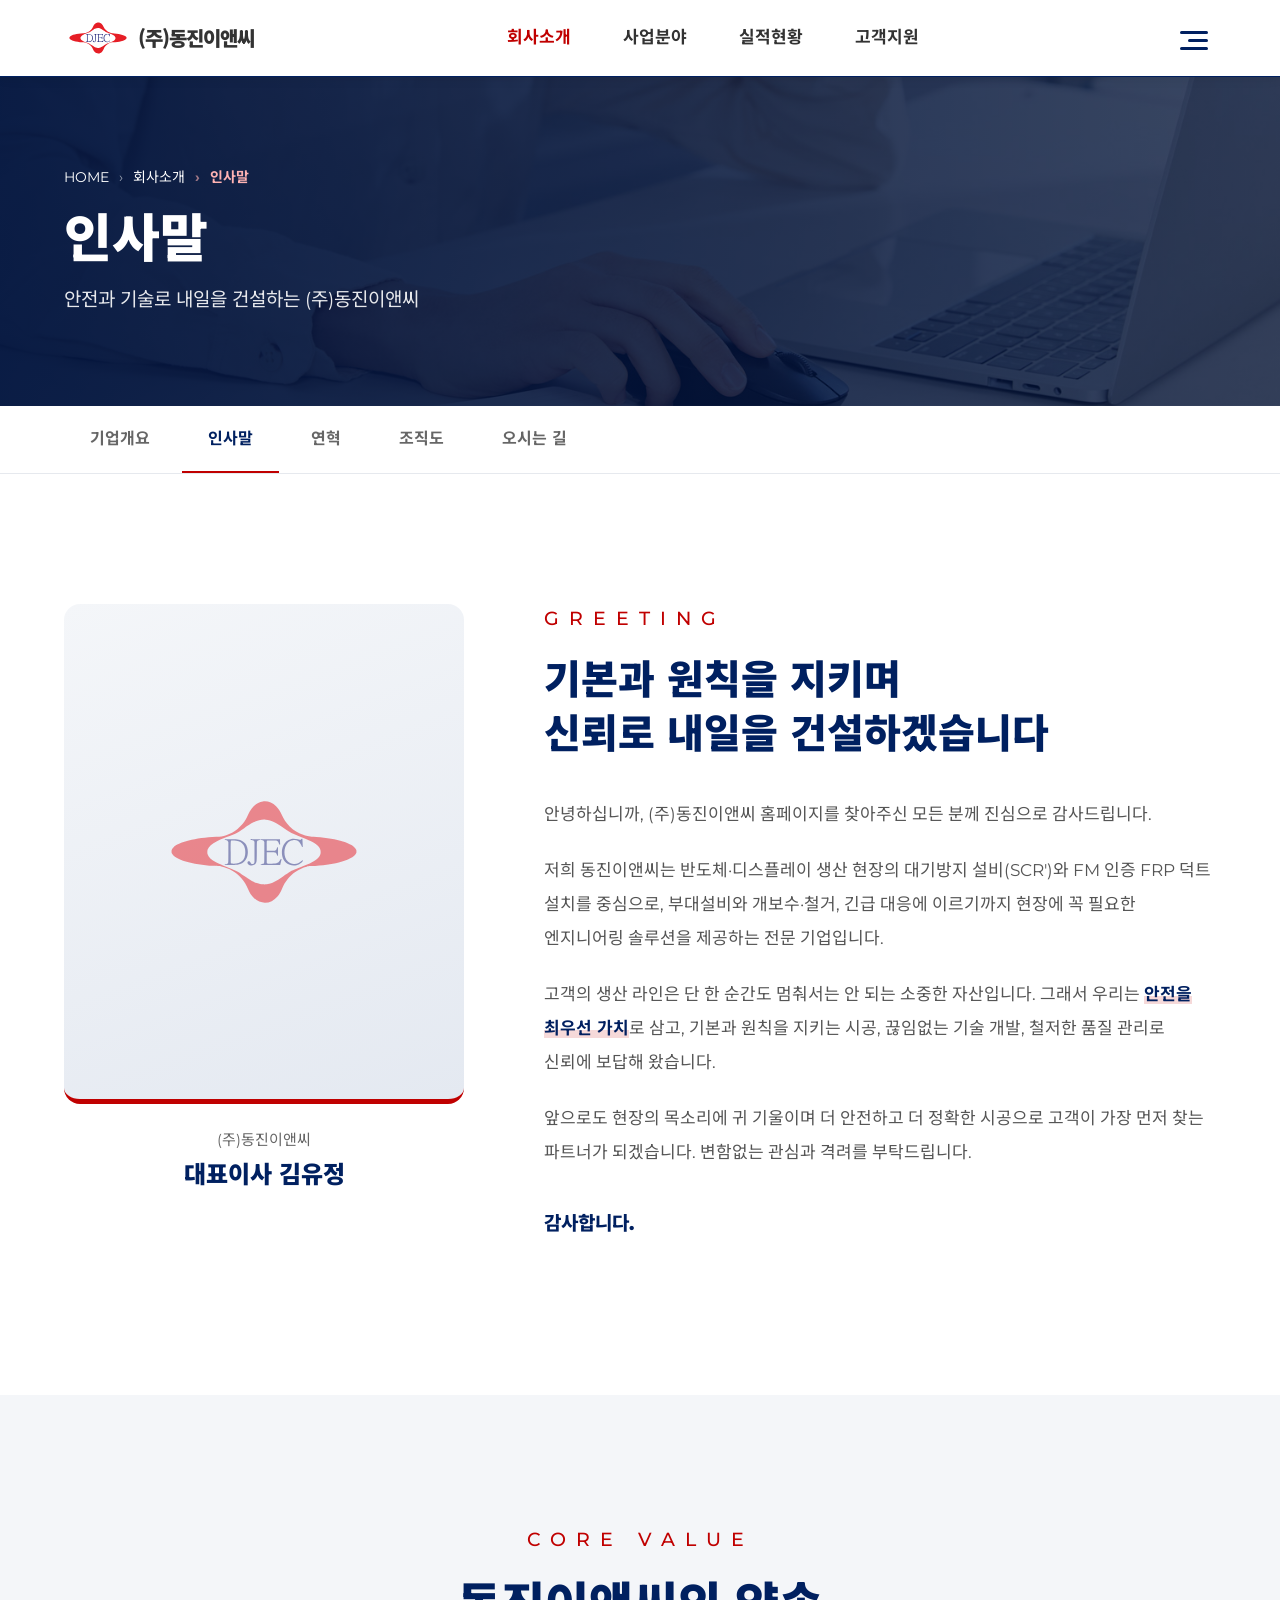
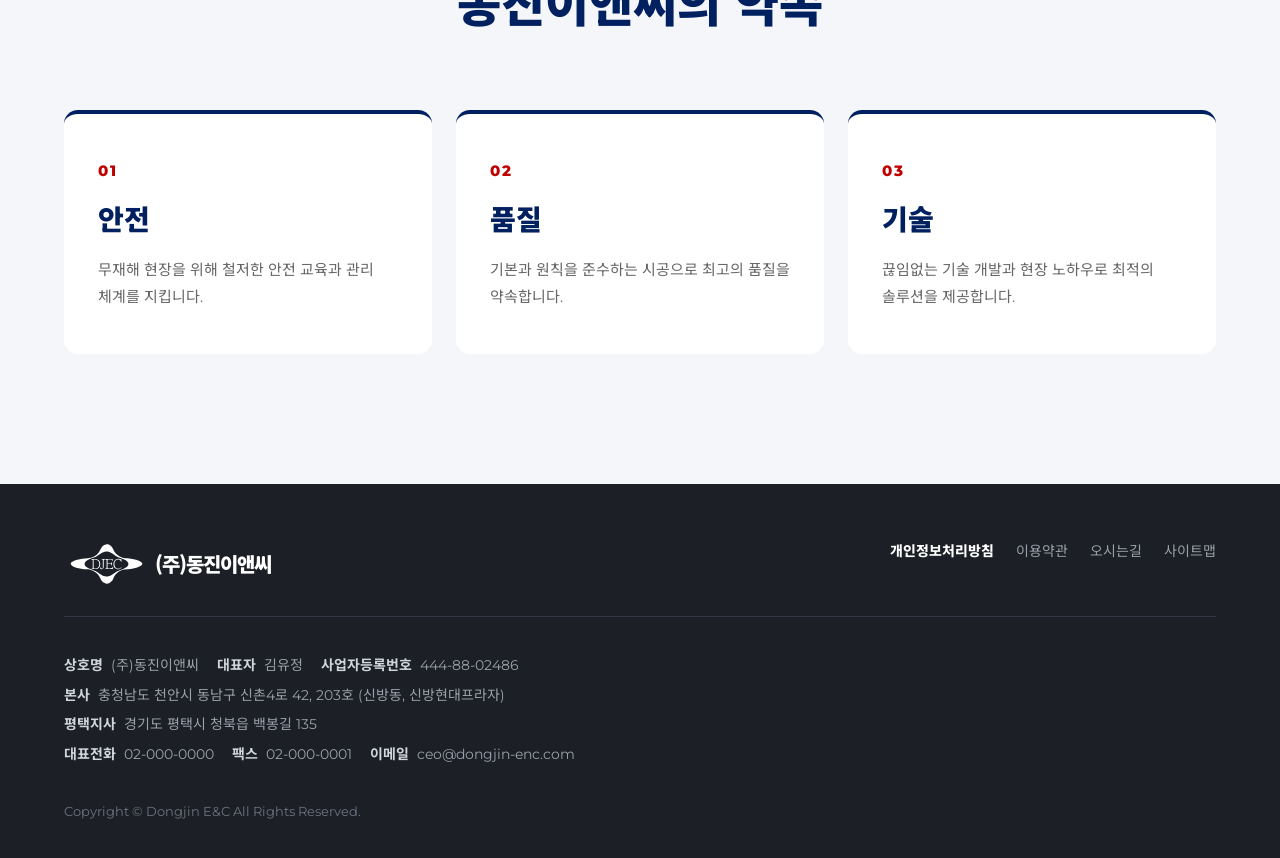
<file: greeting.html>
<!DOCTYPE html>
<html lang="ko">
<head>
<meta charset="UTF-8">
<meta name="viewport" content="width=device-width, initial-scale=1.0">
<title>인사말 - (주)동진이앤씨</title>
<meta name="description" content="(주)동진이앤씨 대표이사 인사말. 기본과 원칙을 지키며 안전과 기술로 내일을 건설하겠습니다.">
<link rel="preconnect" href="https://fonts.googleapis.com"><link rel="preconnect" href="https://fonts.gstatic.com" crossorigin>
<link rel="stylesheet" href="https://fonts.googleapis.com/css2?family=Noto+Sans+KR:wght@300;400;500;700;900&display=swap">
<link rel="stylesheet" href="https://fonts.googleapis.com/css2?family=Montserrat:wght@300;400;500;700;900&text=%20!%22%23%24%25%26'*%2B%2C-.%2F0123456789%3A%3B%3C%3D%3E%3F%40ABCDEFGHIJKLMNOPQRSTUVWXYZ%5C%5E_%60abcdefghijklmnopqrstuvwxyz%7C~%C2%B7%E2%86%92&display=swap">
<link rel="stylesheet" href="css/style.css">
</head>
<body class="subpage">

<!-- HEADER -->
<header id="header" class="solid">
  <div class="wrap hd">
    <a href="index.html" class="logo" aria-label="(주)동진이앤씨 메인으로"><img src="common/logo.svg" alt=""><span class="logo-txt"><small>(주)</small>동진이앤씨</span></a>
    <ul class="gnb">
      <li class="cur"><a href="index.html#about">회사소개</a>
        <div class="sub"><a href="index.html#about">기업개요</a><a href="greeting.html">인사말</a><a href="history.html">연혁</a><a href="index.html#about">조직도</a><a href="location.html">오시는 길</a></div></li>
      <li><a href="index.html#business">사업분야</a>
        <div class="sub"><a href="index.html#business">스크러버(SCR') 설치</a><a href="index.html#business">FM FRP DUCT 설치</a><a href="index.html#business">부대설비</a><a href="index.html#business">개보수·철거·긴급대응</a></div></li>
      <li><a href="index.html#projects">실적현황</a>
        <div class="sub"><a href="index.html#projects">주요 프로젝트</a><a href="performance.html">시공 실적</a></div></li>
      <li><a href="index.html#news">고객지원</a>
        <div class="sub"><a href="index.html#news">공지사항</a><a href="#footer">문의하기</a><a href="index.html#news">채용정보</a></div></li>
    </ul>
    <div class="hd-right">
      <button class="burger" id="burger" aria-label="메뉴 열기" aria-expanded="false"><i></i><i></i><i></i></button>
    </div>
  </div>
</header>

<main>

<!-- SUB VISUAL -->
<section class="sub-hero" style="--shbg:url(../img/sv4.jpg)">
  <div class="wrap">
    <div class="crumb"><a href="index.html">HOME</a><span>회사소개</span><b>인사말</b></div>
    <h1>인사말</h1>
    <p>안전과 기술로 내일을 건설하는 (주)동진이앤씨</p>
  </div>
</section>

<!-- 서브 메뉴 -->
<nav class="sub-tabs" aria-label="회사소개 메뉴">
  <div class="wrap">
    <a href="index.html#about">기업개요</a><a href="greeting.html" class="on" aria-current="page">인사말</a><a href="history.html">연혁</a><a href="index.html#about">조직도</a><a href="location.html">오시는 길</a>
  </div>
</nav>

<!-- GREETING -->
<section class="sec greet">
  <div class="wrap greet-grid">
    <div class="greet-photo reveal">
      <!-- 대표 사진은 img/ceo.jpg 등을 넣고 .greet-photo 의 background 를 교체하세요 -->
      <div class="ph"><img src="common/logo.svg" alt=""></div>
      <div class="sign"><small>(주)동진이앤씨</small><b>대표이사 김유정</b></div>
    </div>
    <div class="greet-txt">
      <div class="eyebrow reveal">GREETING</div>
      <h2 class="sec-title reveal">기본과 원칙을 지키며<br>신뢰로 내일을 건설하겠습니다</h2>
      <!-- 아래 인사말 본문은 예시 문구입니다. 실제 문구로 교체하세요 -->
      <div class="body reveal">
        <p>안녕하십니까, (주)동진이앤씨 홈페이지를 찾아주신 모든 분께 진심으로 감사드립니다.</p>
        <p>저희 동진이앤씨는 반도체·디스플레이 생산 현장의 대기방지 설비(SCR')와 FM 인증 FRP 덕트 설치를 중심으로, 부대설비와 개보수·철거, 긴급 대응에 이르기까지 현장에 꼭 필요한 엔지니어링 솔루션을 제공하는 전문 기업입니다.</p>
        <p>고객의 생산 라인은 단 한 순간도 멈춰서는 안 되는 소중한 자산입니다. 그래서 우리는 <strong>안전을 최우선 가치</strong>로 삼고, 기본과 원칙을 지키는 시공, 끊임없는 기술 개발, 철저한 품질 관리로 신뢰에 보답해 왔습니다.</p>
        <p>앞으로도 현장의 목소리에 귀 기울이며 더 안전하고 더 정확한 시공으로 고객이 가장 먼저 찾는 파트너가 되겠습니다. 변함없는 관심과 격려를 부탁드립니다.</p>
        <p class="end">감사합니다.</p>
      </div>
    </div>
  </div>
</section>

<!-- 핵심가치 -->
<section class="sec values">
  <div class="wrap">
    <div class="sec-head reveal">
      <div class="eyebrow">CORE VALUE</div>
      <h2 class="sec-title">동진이앤씨의 약속</h2>
    </div>
    <div class="vgrid">
      <div class="vcard reveal"><span>01</span><h3>안전</h3><p>무재해 현장을 위해 철저한 안전 교육과 관리 체계를 지킵니다.</p></div>
      <div class="vcard reveal"><span>02</span><h3>품질</h3><p>기본과 원칙을 준수하는 시공으로 최고의 품질을 약속합니다.</p></div>
      <div class="vcard reveal"><span>03</span><h3>기술</h3><p>끊임없는 기술 개발과 현장 노하우로 최적의 솔루션을 제공합니다.</p></div>
    </div>
  </div>
</section>

</main>

<!-- FOOTER -->
<footer id="footer">
  <div class="wrap">
    <div class="ft-top">
      <div class="ft-logo"><img src="common/logo.svg" alt=""><span class="logo-txt">(주)동진이앤씨</span></div>
      <nav class="ft-links" aria-label="하단 링크">
        <a href="#" class="strong">개인정보처리방침</a><a href="#">이용약관</a><a href="location.html">오시는길</a><a href="#">사이트맵</a>
      </nav>
    </div>
    <div class="ft-info">
      <span><b>상호명</b> (주)동진이앤씨</span><span><b>대표자</b> 김유정</span><span><b>사업자등록번호</b> 444-88-02486</span><br>
      <span><b>본사</b> 충청남도 천안시 동남구 신촌4로 42, 203호 (신방동, 신방현대프라자)</span><br>
      <span><b>평택지사</b> 경기도 평택시 청북읍 백봉길 135</span><br>
      <span><b>대표전화</b> 02-000-0000</span><span><b>팩스</b> 02-000-0001</span><span><b>이메일</b> ceo@dongjin-enc.com</span>
    </div>
    <div class="copy">Copyright &copy; Dongjin E&amp;C All Rights Reserved.</div>
  </div>
</footer>
<button class="totop" id="totop" aria-label="맨 위로">&#8593;</button>

<script src="js/sub.js"></script>
<script src="js/sitemap.js"></script>
<script src="js/soon.js"></script>
</body>
</html>
</file>
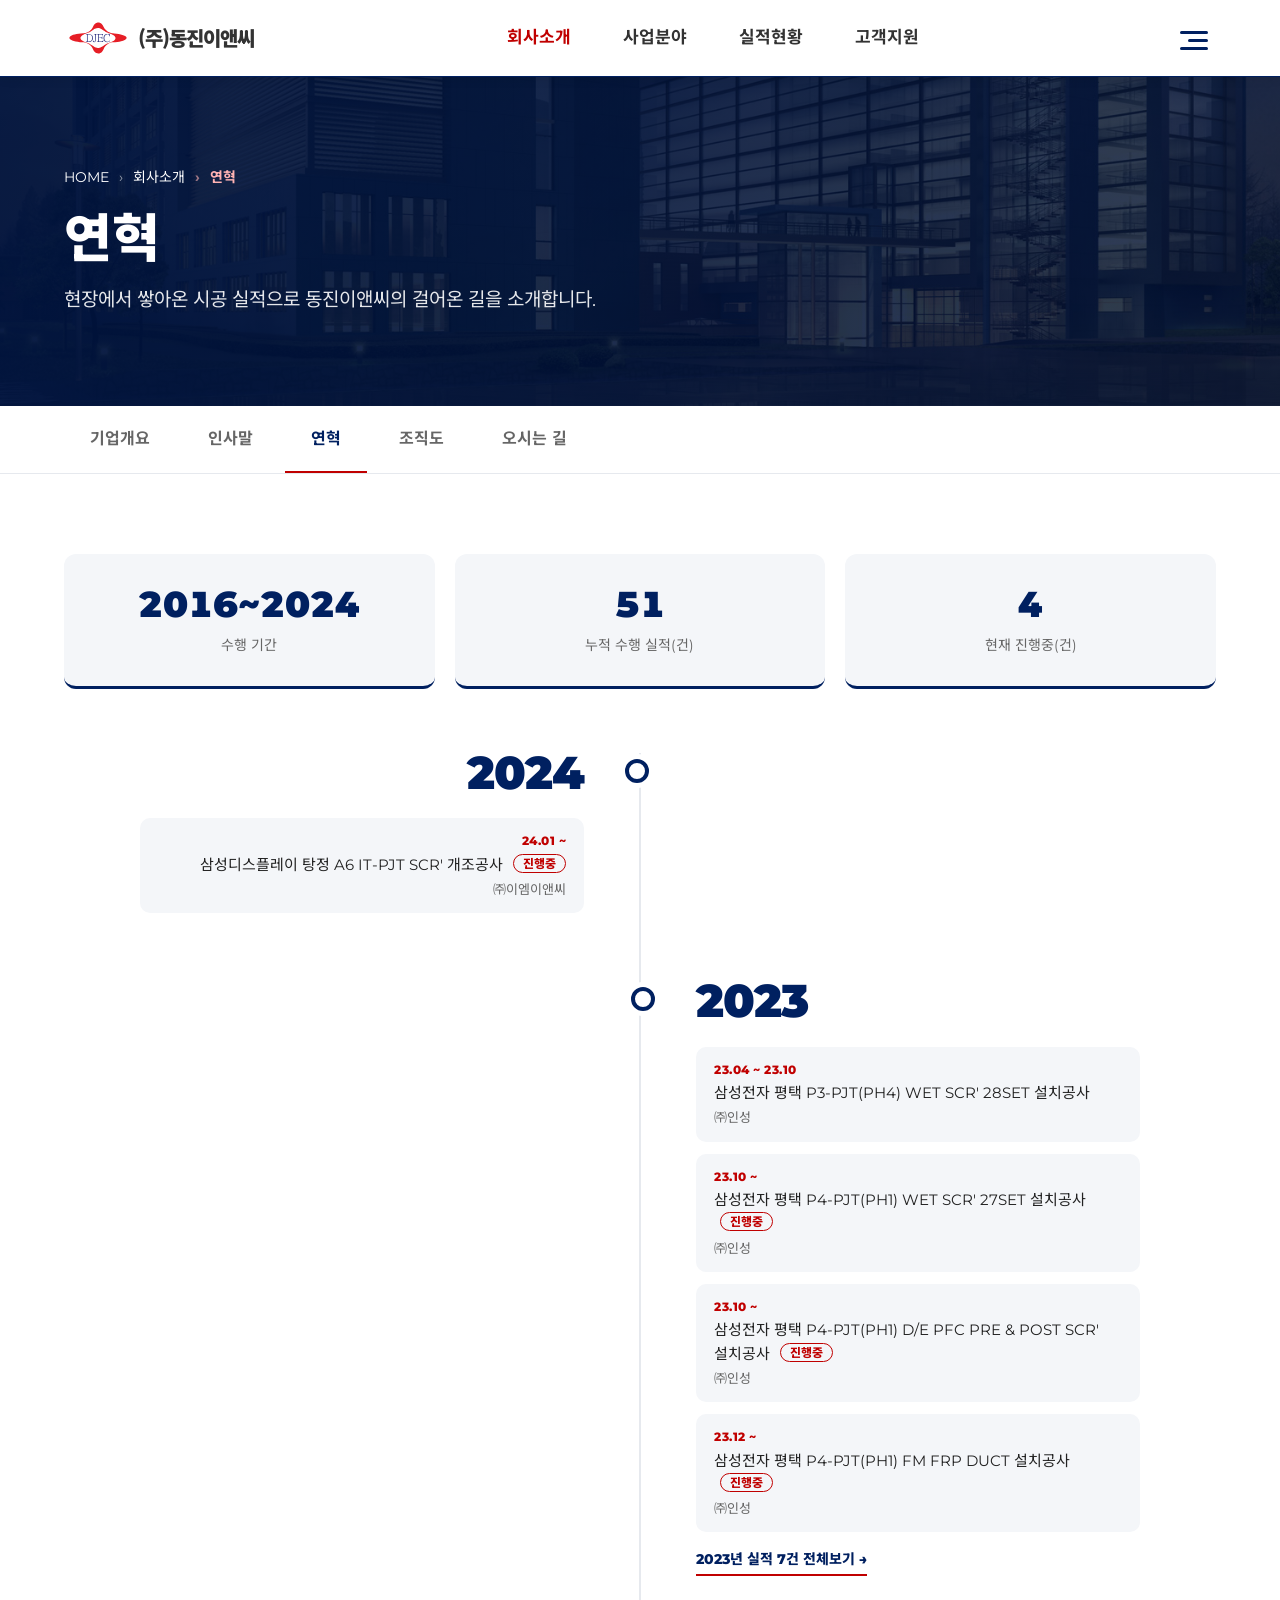
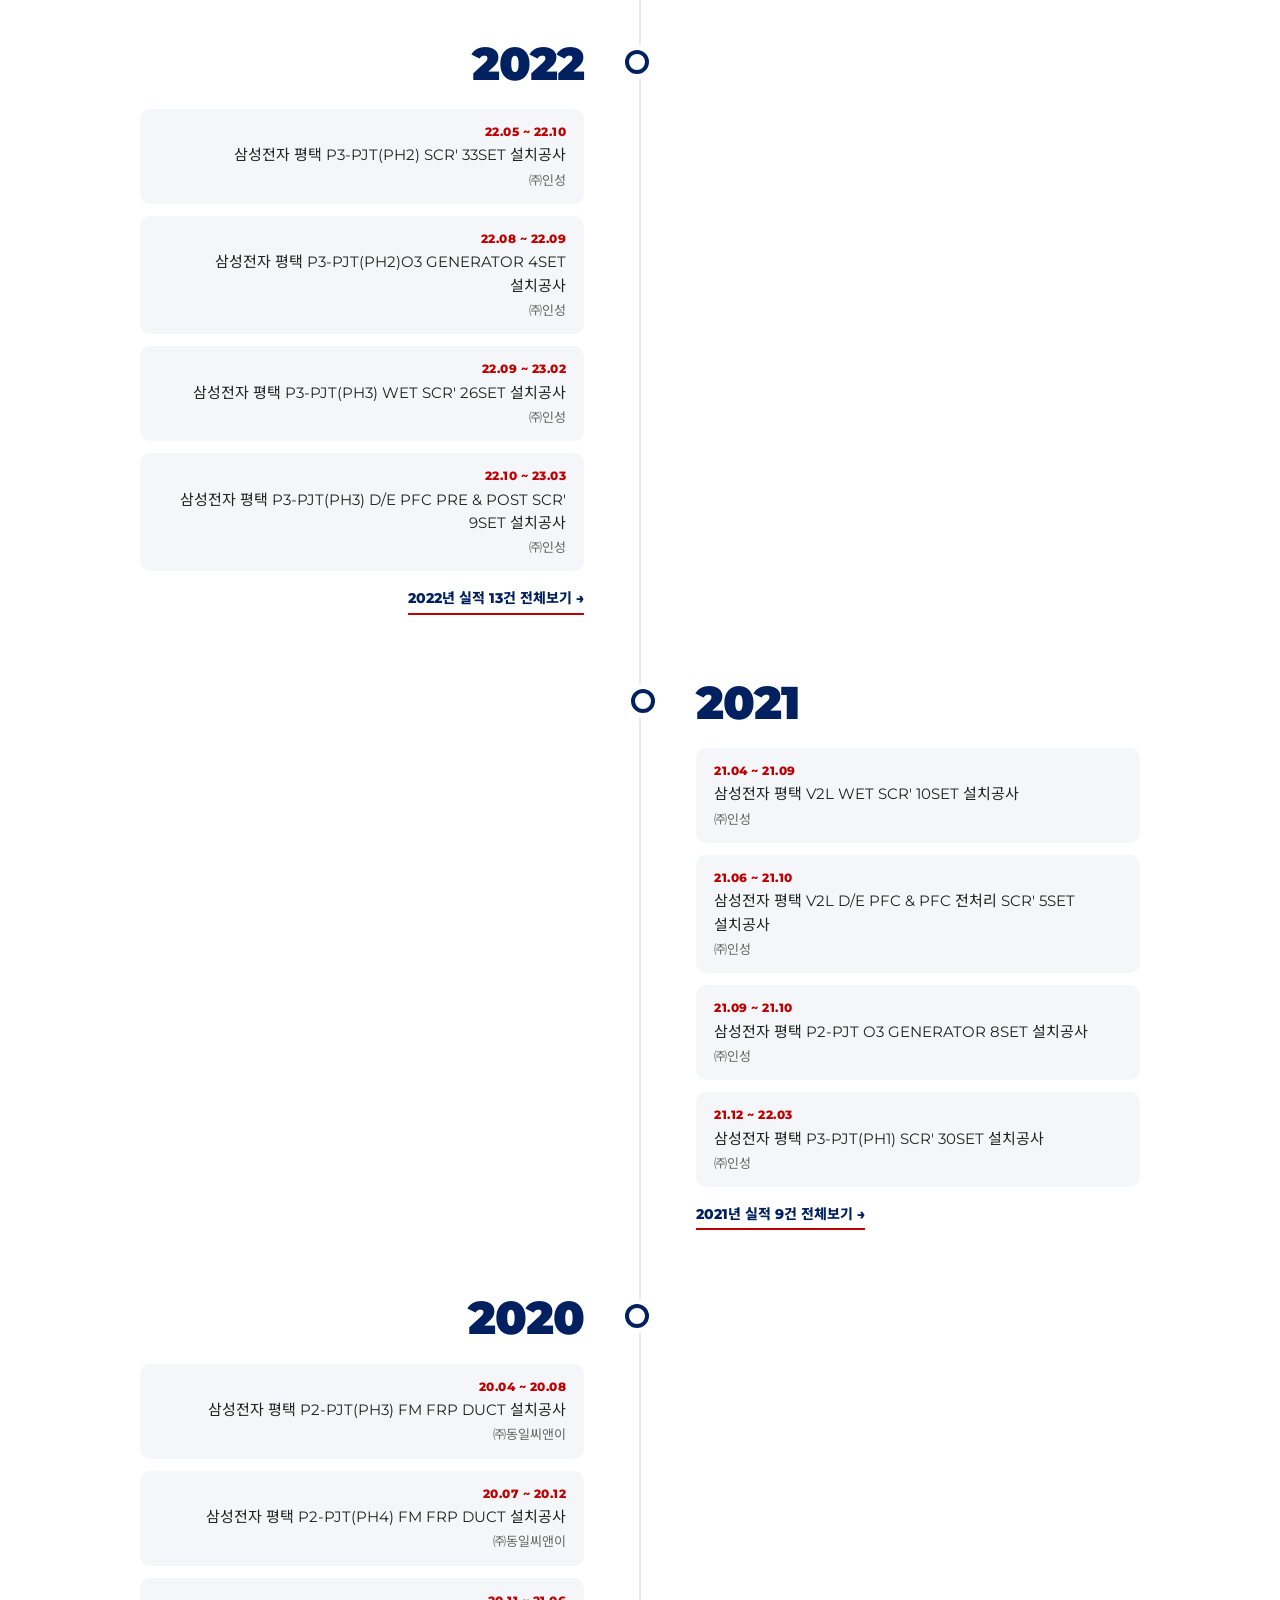
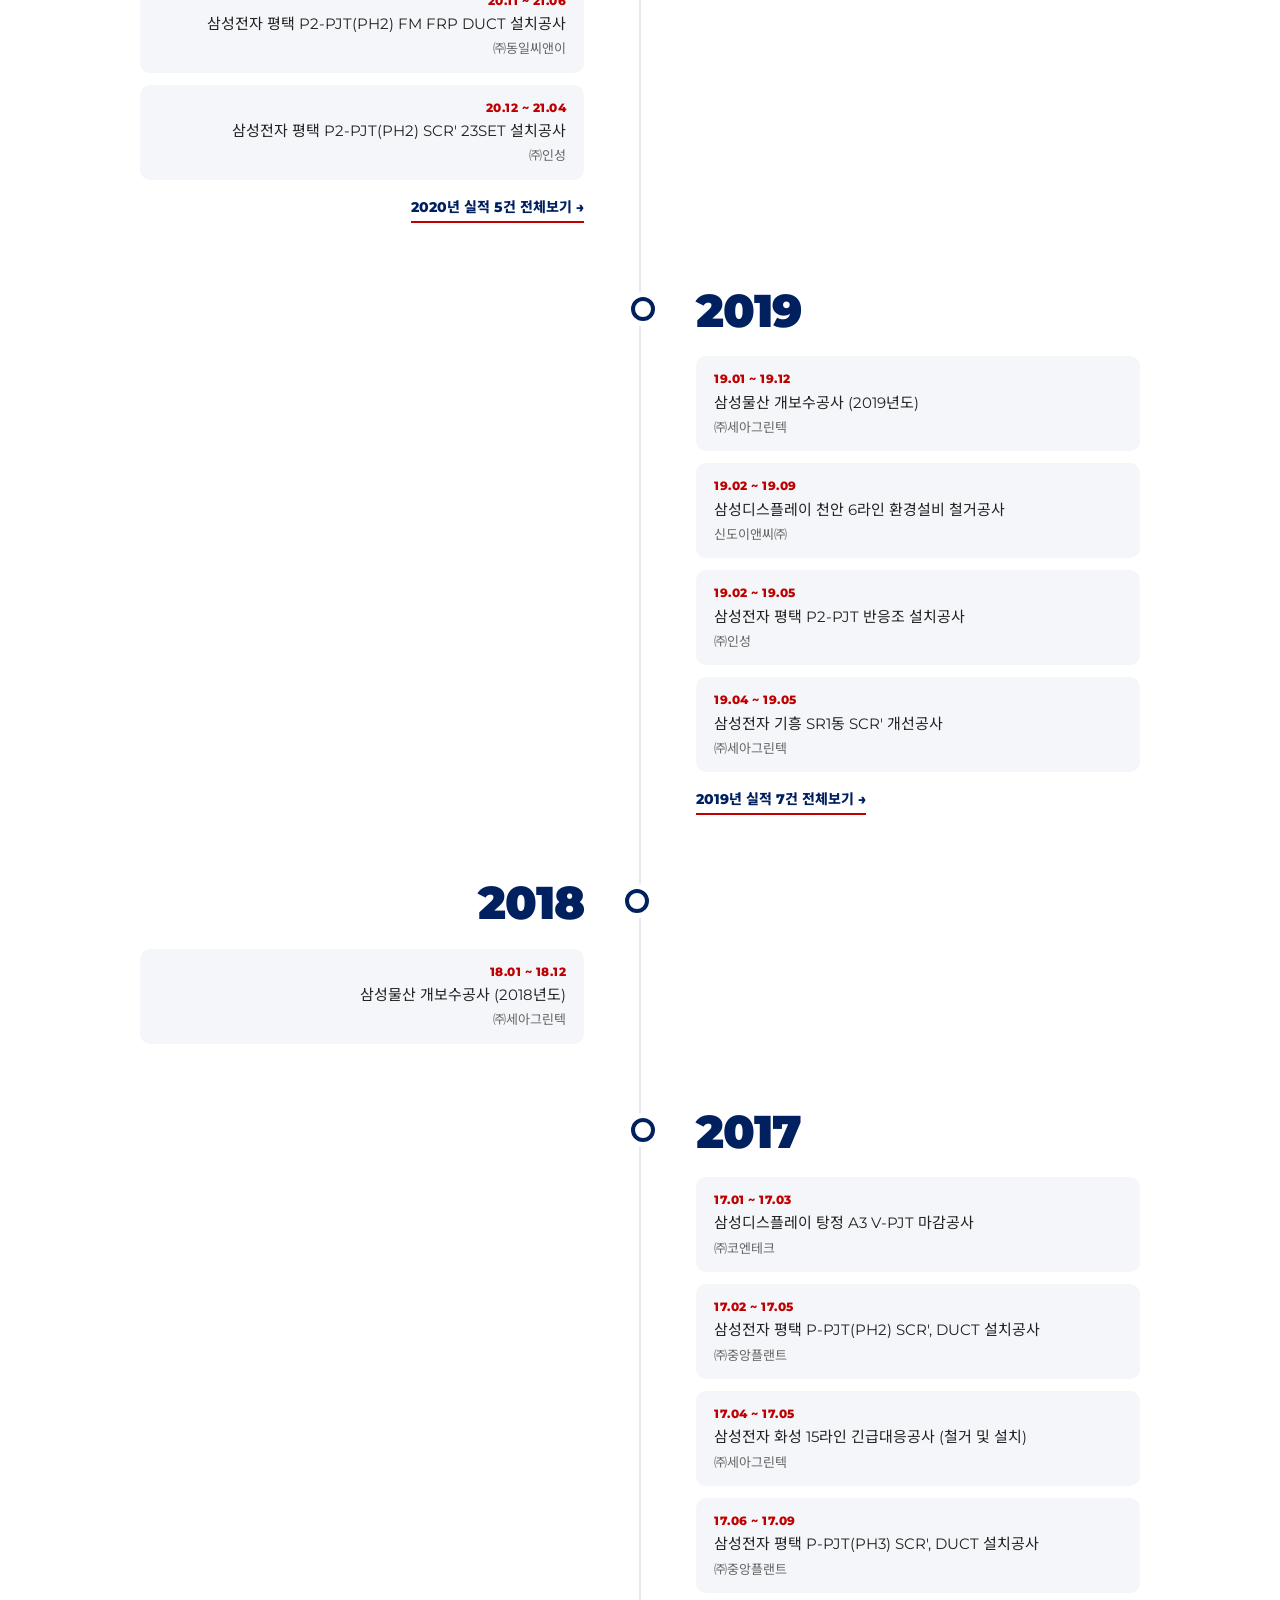
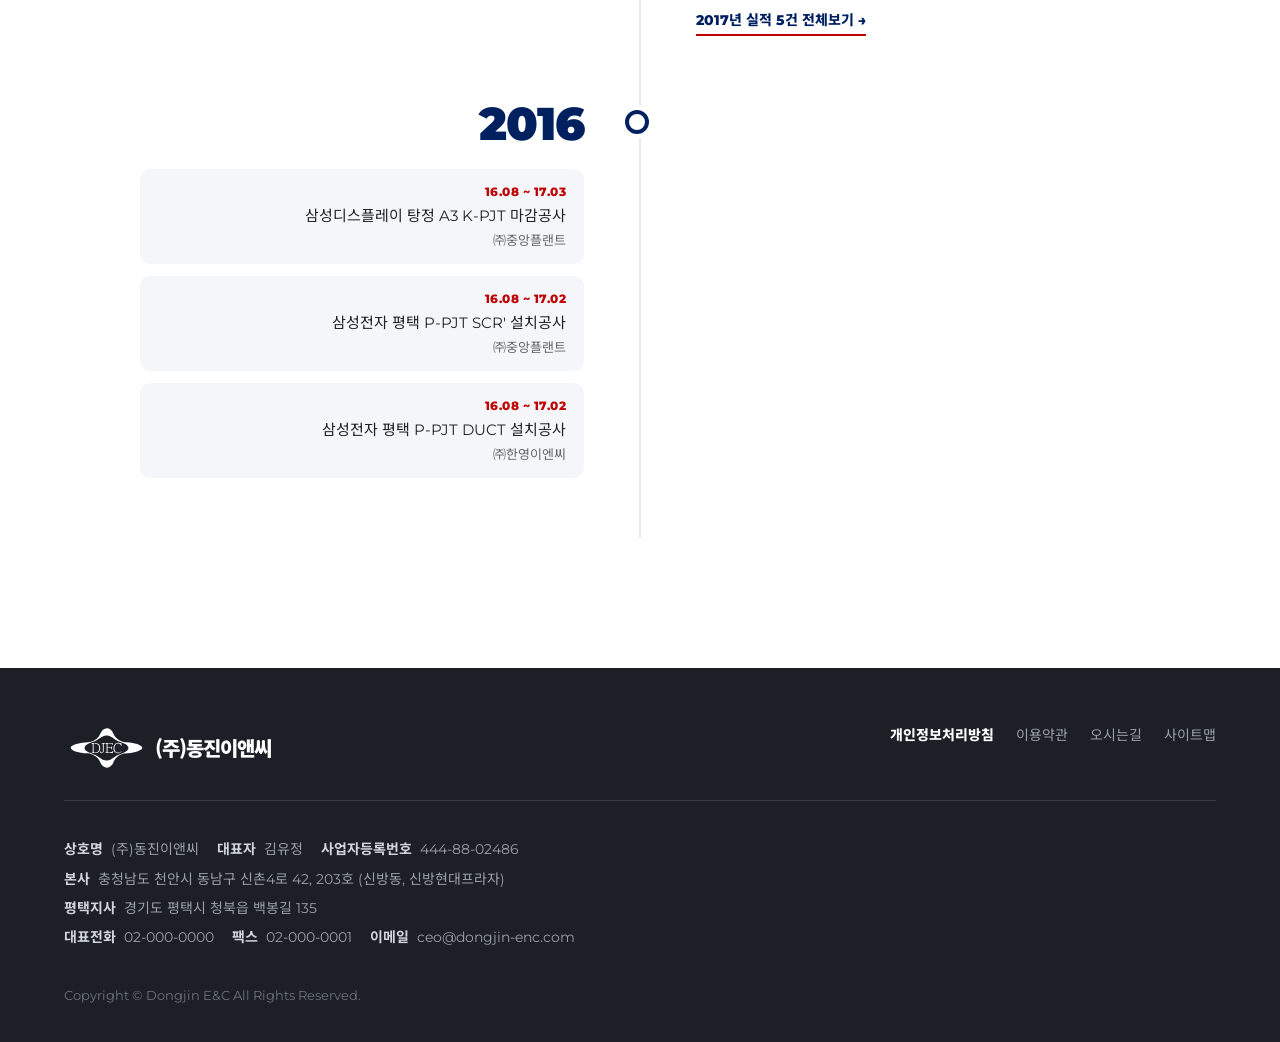
<file: history.html>
<!DOCTYPE html>
<html lang="ko">
<head>
<meta charset="UTF-8">
<meta name="viewport" content="width=device-width, initial-scale=1.0">
<title>연혁 - (주)동진이앤씨</title>
<meta name="description" content="(주)동진이앤씨의 연도별 주요 시공 실적과 걸어온 길을 소개합니다.">
<link rel="preconnect" href="https://fonts.googleapis.com"><link rel="preconnect" href="https://fonts.gstatic.com" crossorigin>
<link rel="stylesheet" href="https://fonts.googleapis.com/css2?family=Noto+Sans+KR:wght@300;400;500;700;900&display=swap">
<link rel="stylesheet" href="https://fonts.googleapis.com/css2?family=Montserrat:wght@300;400;500;700;900&text=%20!%22%23%24%25%26'*%2B%2C-.%2F0123456789%3A%3B%3C%3D%3E%3F%40ABCDEFGHIJKLMNOPQRSTUVWXYZ%5C%5E_%60abcdefghijklmnopqrstuvwxyz%7C~%C2%B7%E2%86%92&display=swap">
<link rel="stylesheet" href="css/style.css">
</head>
<body class="subpage">

<!-- HEADER -->
<header id="header" class="solid">
  <div class="wrap hd">
    <a href="index.html" class="logo" aria-label="(주)동진이앤씨 메인으로"><img src="common/logo.svg" alt=""><span class="logo-txt"><small>(주)</small>동진이앤씨</span></a>
    <ul class="gnb">
      <li class="cur"><a href="index.html#about">회사소개</a>
        <div class="sub"><a href="index.html#about">기업개요</a><a href="greeting.html">인사말</a><a href="history.html">연혁</a><a href="index.html#about">조직도</a><a href="location.html">오시는 길</a></div></li>
      <li><a href="index.html#business">사업분야</a>
        <div class="sub"><a href="index.html#business">스크러버(SCR') 설치</a><a href="index.html#business">FM FRP DUCT 설치</a><a href="index.html#business">부대설비</a><a href="index.html#business">개보수·철거·긴급대응</a></div></li>
      <li><a href="index.html#projects">실적현황</a>
        <div class="sub"><a href="index.html#projects">주요 프로젝트</a><a href="performance.html">시공 실적</a></div></li>
      <li><a href="index.html#news">고객지원</a>
        <div class="sub"><a href="index.html#news">공지사항</a><a href="#footer">문의하기</a><a href="index.html#news">채용정보</a></div></li>
    </ul>
    <div class="hd-right">
      <button class="burger" id="burger" aria-label="메뉴 열기" aria-expanded="false"><i></i><i></i><i></i></button>
    </div>
  </div>
</header>

<main>

<section class="sub-hero" style="--shbg:url(../img/sv1.jpg)">
  <div class="wrap">
    <div class="crumb"><a href="index.html">HOME</a><span>회사소개</span><b>연혁</b></div>
    <h1>연혁</h1>
    <p>현장에서 쌓아온 시공 실적으로 동진이앤씨의 걸어온 길을 소개합니다.</p>
  </div>
</section>

<nav class="sub-tabs" aria-label="회사소개 메뉴">
  <div class="wrap">
    <a href="index.html#about">기업개요</a><a href="greeting.html">인사말</a><a href="history.html" class="on" aria-current="page">연혁</a><a href="index.html#about">조직도</a><a href="location.html">오시는 길</a>
  </div>
</nav>

<section class="sec hist">
  <div class="wrap">
    <div class="rsum reveal">
      <div><b id="sum-years">-</b><span>수행 기간</span></div>
      <div><b id="sum-total">0</b><span>누적 수행 실적(건)</span></div>
      <div><b id="sum-ing">0</b><span>현재 진행중(건)</span></div>
    </div>
    <!-- 설립·인증·수상 등 회사 이력은 js/data.js 의 COMPANY_EVENTS 에 추가하면 해당 연도에 함께 표시됩니다 -->
    <div class="tl" id="timeline"></div>
  </div>
</section>

</main>

<!-- FOOTER -->
<footer id="footer">
  <div class="wrap">
    <div class="ft-top">
      <div class="ft-logo"><img src="common/logo.svg" alt=""><span class="logo-txt">(주)동진이앤씨</span></div>
      <nav class="ft-links" aria-label="하단 링크">
        <a href="#" class="strong">개인정보처리방침</a><a href="#">이용약관</a><a href="location.html">오시는길</a><a href="#">사이트맵</a>
      </nav>
    </div>
    <div class="ft-info">
      <span><b>상호명</b> (주)동진이앤씨</span><span><b>대표자</b> 김유정</span><span><b>사업자등록번호</b> 444-88-02486</span><br>
      <span><b>본사</b> 충청남도 천안시 동남구 신촌4로 42, 203호 (신방동, 신방현대프라자)</span><br>
      <span><b>평택지사</b> 경기도 평택시 청북읍 백봉길 135</span><br>
      <span><b>대표전화</b> 02-000-0000</span><span><b>팩스</b> 02-000-0001</span><span><b>이메일</b> ceo@dongjin-enc.com</span>
    </div>
    <div class="copy">Copyright &copy; Dongjin E&amp;C All Rights Reserved.</div>
  </div>
</footer>
<button class="totop" id="totop" aria-label="맨 위로">&#8593;</button>

<script src="js/data.js"></script>
<script src="js/records.js"></script>
<script src="js/sub.js"></script>
<script src="js/sitemap.js"></script>
<script src="js/soon.js"></script>
</body>
</html>
</file>
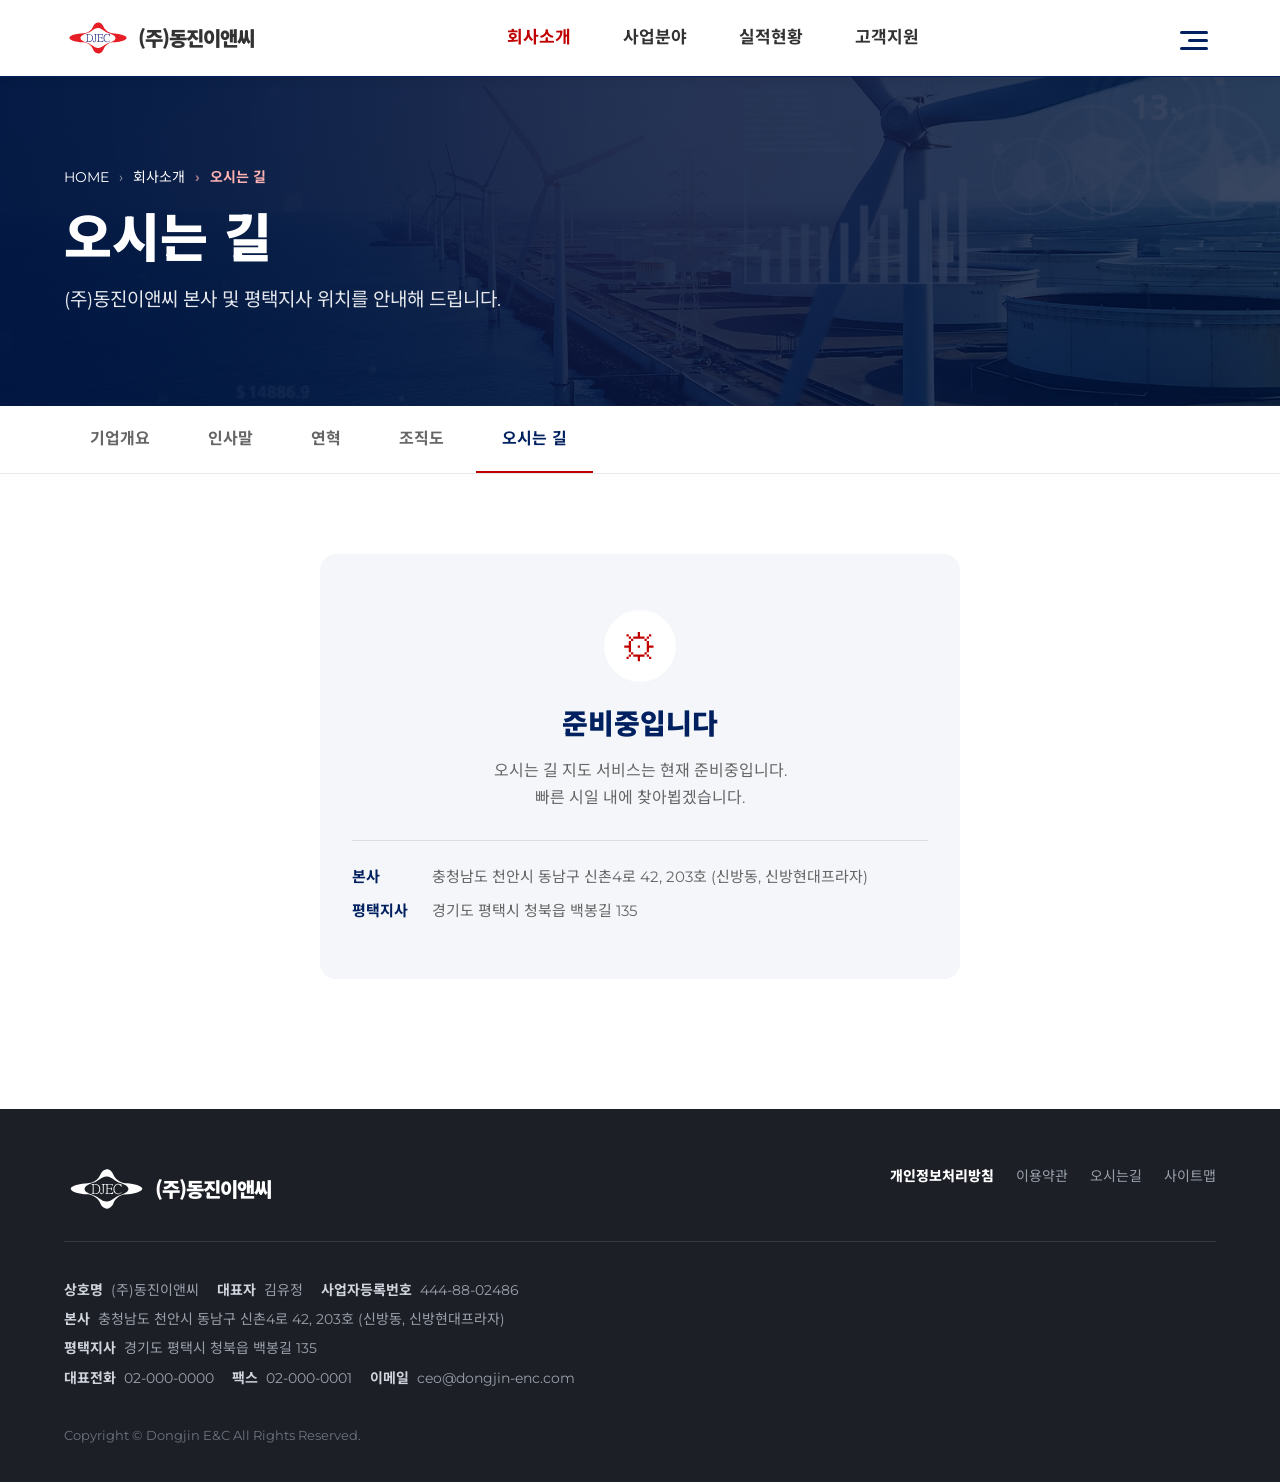
<file: location.html>
<!DOCTYPE html>
<html lang="ko">
<head>
<meta charset="UTF-8">
<meta name="viewport" content="width=device-width, initial-scale=1.0">
<title>오시는 길 - (주)동진이앤씨</title>
<meta name="description" content="(주)동진이앤씨 본사(천안)와 평택지사 오시는 길 안내.">
<link rel="preconnect" href="https://fonts.googleapis.com"><link rel="preconnect" href="https://fonts.gstatic.com" crossorigin>
<link rel="stylesheet" href="https://fonts.googleapis.com/css2?family=Noto+Sans+KR:wght@300;400;500;700;900&display=swap">
<link rel="stylesheet" href="https://fonts.googleapis.com/css2?family=Montserrat:wght@300;400;500;700;900&text=%20!%22%23%24%25%26'*%2B%2C-.%2F0123456789%3A%3B%3C%3D%3E%3F%40ABCDEFGHIJKLMNOPQRSTUVWXYZ%5C%5E_%60abcdefghijklmnopqrstuvwxyz%7C~%C2%B7%E2%86%92&display=swap">
<link rel="stylesheet" href="css/style.css">
</head>
<body class="subpage">

<!-- HEADER -->
<header id="header" class="solid">
  <div class="wrap hd">
    <a href="index.html" class="logo" aria-label="(주)동진이앤씨 메인으로"><img src="common/logo.svg" alt=""><span class="logo-txt"><small>(주)</small>동진이앤씨</span></a>
    <ul class="gnb">
      <li class="cur"><a href="index.html#about">회사소개</a>
        <div class="sub"><a href="index.html#about">기업개요</a><a href="greeting.html">인사말</a><a href="history.html">연혁</a><a href="index.html#about">조직도</a><a href="location.html">오시는 길</a></div></li>
      <li><a href="index.html#business">사업분야</a>
        <div class="sub"><a href="index.html#business">스크러버(SCR') 설치</a><a href="index.html#business">FM FRP DUCT 설치</a><a href="index.html#business">부대설비</a><a href="index.html#business">개보수·철거·긴급대응</a></div></li>
      <li><a href="index.html#projects">실적현황</a>
        <div class="sub"><a href="index.html#projects">주요 프로젝트</a><a href="performance.html">시공 실적</a></div></li>
      <li><a href="index.html#news">고객지원</a>
        <div class="sub"><a href="index.html#news">공지사항</a><a href="#footer">문의하기</a><a href="index.html#news">채용정보</a></div></li>
    </ul>
    <div class="hd-right">
      <button class="burger" id="burger" aria-label="메뉴 열기" aria-expanded="false"><i></i><i></i><i></i></button>
    </div>
  </div>
</header>

<main>

<!-- SUB VISUAL -->
<section class="sub-hero" style="--shbg:url(../img/sv3.jpg)">
  <div class="wrap">
    <div class="crumb"><a href="index.html">HOME</a><span>회사소개</span><b>오시는 길</b></div>
    <h1>오시는 길</h1>
    <p>(주)동진이앤씨 본사 및 평택지사 위치를 안내해 드립니다.</p>
  </div>
</section>

<nav class="sub-tabs" aria-label="회사소개 메뉴">
  <div class="wrap">
    <a href="index.html#about">기업개요</a><a href="greeting.html">인사말</a><a href="history.html">연혁</a><a href="index.html#about">조직도</a><a href="location.html" class="on" aria-current="page">오시는 길</a>
  </div>
</nav>

<!-- MAP : 지도 API 연결 전까지 준비중 화면 (연결 후 아래 주석의 원본 블록으로 교체) -->
<section class="sec loc">
  <div class="wrap">
    <div class="loc-soon reveal">
      <div class="loc-soon-ico" aria-hidden="true">&#9881;</div>
      <h2>준비중입니다</h2>
      <p>오시는 길 지도 서비스는 현재 준비중입니다.<br>빠른 시일 내에 찾아뵙겠습니다.</p>
      <dl>
        <div><dt>본사</dt><dd>충청남도 천안시 동남구 신촌4로 42, 203호 (신방동, 신방현대프라자)</dd></div>
        <div><dt>평택지사</dt><dd>경기도 평택시 청북읍 백봉길 135</dd></div>
      </dl>
    </div>
  </div>
</section>
<!-- 원본 지도 블록 (지도 연결 시 복원)
<!-- MAP --&gt;
<section class="sec loc">
  <div class="wrap">
    <div class="loc-bar reveal">
      <!-- 지사 선택 --&gt;
      <div class="seg" id="branchTabs" role="tablist" aria-label="사업장 선택">
        <button type="button" class="on" data-b="0" role="tab">본사 (천안)</button>
        <button type="button" data-b="1" role="tab">평택지사</button>
      </div>
      <!-- 지도 종류 선택 --&gt;
      <div class="seg" id="mapTabs" role="tablist" aria-label="지도 선택">
        <button type="button" class="on" data-m="naver" role="tab">네이버 지도</button>
        <button type="button" data-m="kakao" role="tab">카카오맵</button>
      </div>
    </div>

    <div class="map-box reveal">
      <div class="map-pane" id="map-naver"><div class="map-msg"></div></div>
      <div class="map-pane" id="map-kakao" hidden><div class="map-msg"></div></div>
    </div>

    <div class="loc-info reveal" id="locInfo">
      <dl>
        <div><dt>구분</dt><dd id="li-name"></dd></div>
        <div><dt>주소</dt><dd id="li-addr"></dd></div>
        <div><dt>대표전화</dt><dd>02-000-0000</dd></div>
        <div><dt>이메일</dt><dd>ceo@dongjin-enc.com</dd></div>
      </dl>
      <div class="loc-links">
        <a class="btn btn-navy" id="li-naver" href="#" target="_blank" rel="noopener">네이버 지도에서 길찾기</a>
        <a class="btn btn-line-navy" id="li-kakao" href="#" target="_blank" rel="noopener">카카오맵에서 길찾기</a>
      </div>
    </div>
  </div>
</section>
-->

</main>

<!-- FOOTER -->
<footer id="footer">
  <div class="wrap">
    <div class="ft-top">
      <div class="ft-logo"><img src="common/logo.svg" alt=""><span class="logo-txt">(주)동진이앤씨</span></div>
      <nav class="ft-links" aria-label="하단 링크">
        <a href="#" class="strong">개인정보처리방침</a><a href="#">이용약관</a><a href="location.html">오시는길</a><a href="#">사이트맵</a>
      </nav>
    </div>
    <div class="ft-info">
      <span><b>상호명</b> (주)동진이앤씨</span><span><b>대표자</b> 김유정</span><span><b>사업자등록번호</b> 444-88-02486</span><br>
      <span><b>본사</b> 충청남도 천안시 동남구 신촌4로 42, 203호 (신방동, 신방현대프라자)</span><br>
      <span><b>평택지사</b> 경기도 평택시 청북읍 백봉길 135</span><br>
      <span><b>대표전화</b> 02-000-0000</span><span><b>팩스</b> 02-000-0001</span><span><b>이메일</b> ceo@dongjin-enc.com</span>
    </div>
    <div class="copy">Copyright &copy; Dongjin E&amp;C All Rights Reserved.</div>
  </div>
</footer>
<button class="totop" id="totop" aria-label="맨 위로">&#8593;</button>

<script src="js/sub.js"></script>
<!-- 지도 연결 시 아래 주석을 풀고, 발급받은 키로 교체하세요
  - 네이버: Naver Cloud Platform > Maps(Dynamic Map) 의 Client ID  → YOUR_NAVER_CLIENT_ID
  - 카카오: Kakao Developers > 앱 > JavaScript 키                    → YOUR_KAKAO_JS_KEY
<script src="https://oapi.map.naver.com/openapi/v3/maps.js?ncpKeyId=YOUR_NAVER_CLIENT_ID&submodule=geocoder"></script>
<script src="https://dapi.kakao.com/v2/maps/sdk.js?appkey=YOUR_KAKAO_JS_KEY&libraries=services&autoload=false"></script>
<script src="js/map.js"></script>
-->
<script src="js/sitemap.js"></script>
<script src="js/soon.js"></script>
</body>
</html>
</file>
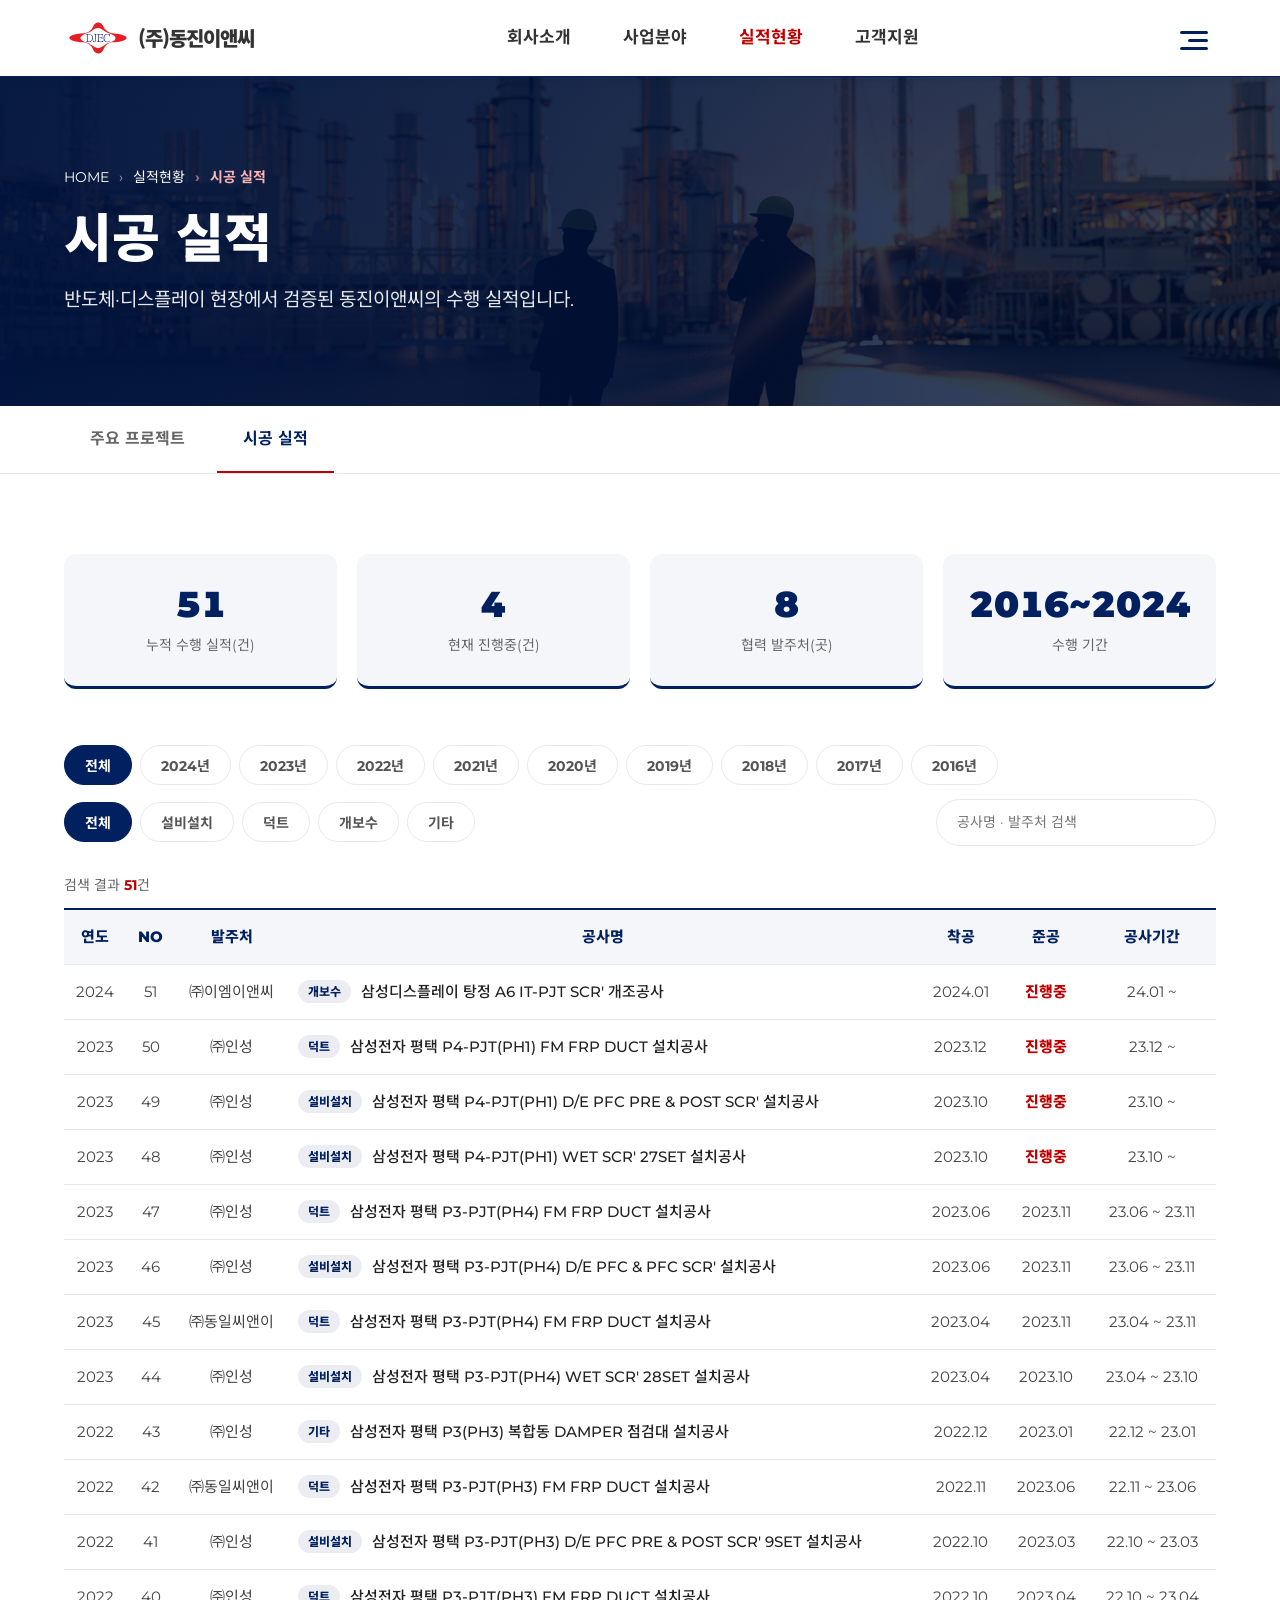
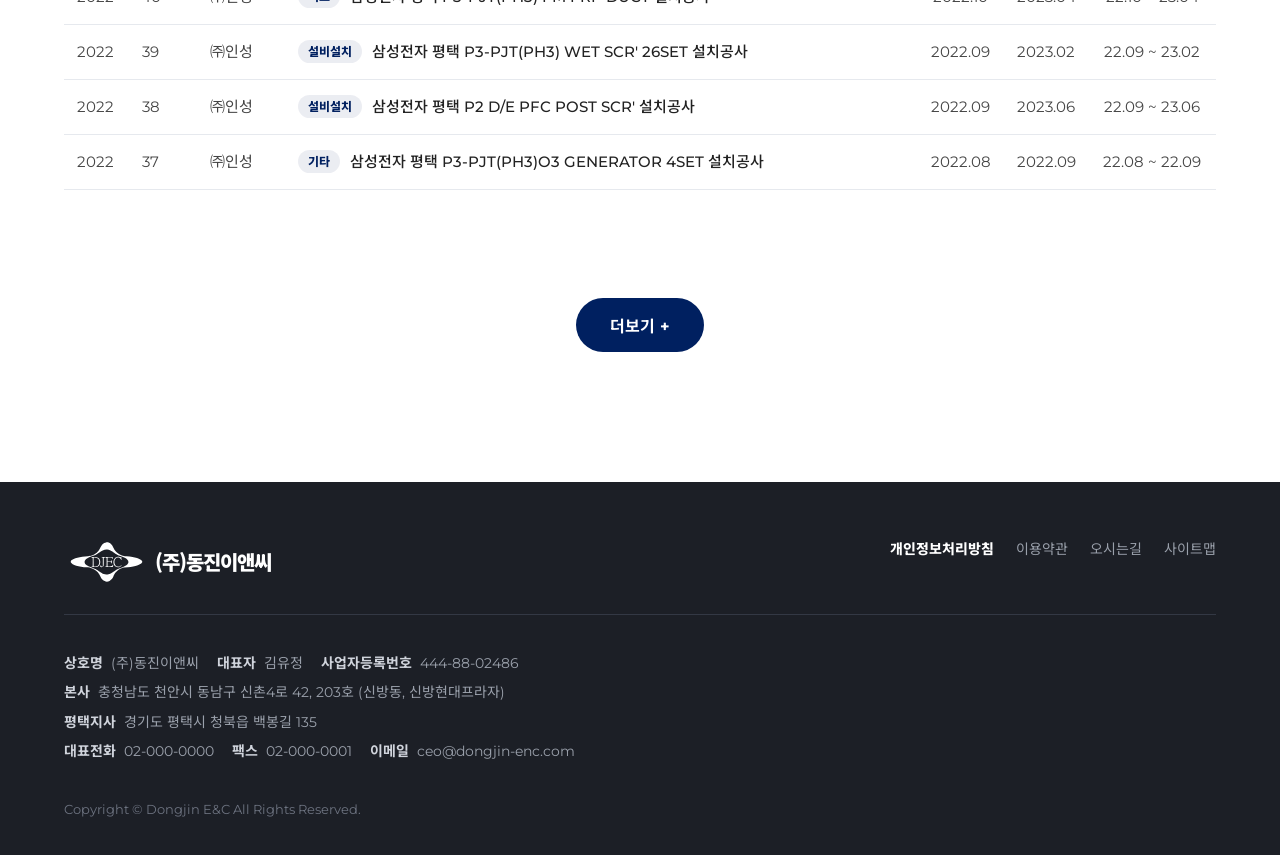
<file: performance.html>
<!DOCTYPE html>
<html lang="ko">
<head>
<meta charset="UTF-8">
<meta name="viewport" content="width=device-width, initial-scale=1.0">
<title>시공 실적 - (주)동진이앤씨</title>
<meta name="description" content="(주)동진이앤씨의 연도별 시공 및 수행 실적 현황입니다.">
<link rel="preconnect" href="https://fonts.googleapis.com"><link rel="preconnect" href="https://fonts.gstatic.com" crossorigin>
<link rel="stylesheet" href="https://fonts.googleapis.com/css2?family=Noto+Sans+KR:wght@300;400;500;700;900&display=swap">
<link rel="stylesheet" href="https://fonts.googleapis.com/css2?family=Montserrat:wght@300;400;500;700;900&text=%20!%22%23%24%25%26'*%2B%2C-.%2F0123456789%3A%3B%3C%3D%3E%3F%40ABCDEFGHIJKLMNOPQRSTUVWXYZ%5C%5E_%60abcdefghijklmnopqrstuvwxyz%7C~%C2%B7%E2%86%92&display=swap">
<link rel="stylesheet" href="css/style.css">
</head>
<body class="subpage">

<!-- HEADER -->
<header id="header" class="solid">
  <div class="wrap hd">
    <a href="index.html" class="logo" aria-label="(주)동진이앤씨 메인으로"><img src="common/logo.svg" alt=""><span class="logo-txt"><small>(주)</small>동진이앤씨</span></a>
    <ul class="gnb">
      <li><a href="index.html#about">회사소개</a>
        <div class="sub"><a href="index.html#about">기업개요</a><a href="greeting.html">인사말</a><a href="history.html">연혁</a><a href="index.html#about">조직도</a><a href="location.html">오시는 길</a></div></li>
      <li><a href="index.html#business">사업분야</a>
        <div class="sub"><a href="index.html#business">스크러버(SCR') 설치</a><a href="index.html#business">FM FRP DUCT 설치</a><a href="index.html#business">부대설비</a><a href="index.html#business">개보수·철거·긴급대응</a></div></li>
      <li class="cur"><a href="index.html#projects">실적현황</a>
        <div class="sub"><a href="index.html#projects">주요 프로젝트</a><a href="performance.html">시공 실적</a></div></li>
      <li><a href="index.html#news">고객지원</a>
        <div class="sub"><a href="index.html#news">공지사항</a><a href="#footer">문의하기</a><a href="index.html#news">채용정보</a></div></li>
    </ul>
    <div class="hd-right">
      <button class="burger" id="burger" aria-label="메뉴 열기" aria-expanded="false"><i></i><i></i><i></i></button>
    </div>
  </div>
</header>

<main>

<section class="sub-hero" style="--shbg:url(../img/sv2.jpg)">
  <div class="wrap">
    <div class="crumb"><a href="index.html">HOME</a><span>실적현황</span><b>시공 실적</b></div>
    <h1>시공 실적</h1>
    <p>반도체·디스플레이 현장에서 검증된 동진이앤씨의 수행 실적입니다.</p>
  </div>
</section>

<nav class="sub-tabs" aria-label="실적현황 메뉴">
  <div class="wrap">
    <a href="index.html#projects">주요 프로젝트</a><a href="performance.html" class="on" aria-current="page">시공 실적</a>
  </div>
</nav>

<section class="sec perf">
  <div class="wrap">
    <div class="rsum reveal">
      <div><b id="sum-total">0</b><span>누적 수행 실적(건)</span></div>
      <div><b id="sum-ing">0</b><span>현재 진행중(건)</span></div>
      <div><b id="sum-client">0</b><span>협력 발주처(곳)</span></div>
      <div><b id="sum-years">-</b><span>수행 기간</span></div>
    </div>

    <div class="rfilter reveal">
      <div class="chips" id="yearChips" aria-label="연도 선택"></div>
      <div class="rrow">
        <div class="chips" id="catChips" aria-label="분류 선택"></div>
        <label class="rsearch"><input type="search" id="rq" placeholder="공사명 · 발주처 검색" aria-label="공사명 또는 발주처 검색"></label>
      </div>
    </div>

    <p class="rcnt">검색 결과 <b id="rcount">0</b>건</p>
    <div class="rwrap">
      <table class="rtable">
        <thead><tr><th>연도</th><th>NO</th><th>발주처</th><th>공사명</th><th>착공</th><th>준공</th><th>공사기간</th></tr></thead>
        <tbody id="rtbody"></tbody>
      </table>
    </div>
    <div class="center"><button type="button" class="btn btn-navy" id="rmore">더보기 +</button></div>
  </div>
</section>

</main>

<!-- FOOTER -->
<footer id="footer">
  <div class="wrap">
    <div class="ft-top">
      <div class="ft-logo"><img src="common/logo.svg" alt=""><span class="logo-txt">(주)동진이앤씨</span></div>
      <nav class="ft-links" aria-label="하단 링크">
        <a href="#" class="strong">개인정보처리방침</a><a href="#">이용약관</a><a href="location.html">오시는길</a><a href="#">사이트맵</a>
      </nav>
    </div>
    <div class="ft-info">
      <span><b>상호명</b> (주)동진이앤씨</span><span><b>대표자</b> 김유정</span><span><b>사업자등록번호</b> 444-88-02486</span><br>
      <span><b>본사</b> 충청남도 천안시 동남구 신촌4로 42, 203호 (신방동, 신방현대프라자)</span><br>
      <span><b>평택지사</b> 경기도 평택시 청북읍 백봉길 135</span><br>
      <span><b>대표전화</b> 02-000-0000</span><span><b>팩스</b> 02-000-0001</span><span><b>이메일</b> ceo@dongjin-enc.com</span>
    </div>
    <div class="copy">Copyright &copy; Dongjin E&amp;C All Rights Reserved.</div>
  </div>
</footer>
<button class="totop" id="totop" aria-label="맨 위로">&#8593;</button>

<script src="js/data.js"></script>
<script src="js/records.js"></script>
<script src="js/sub.js"></script>
<script src="js/sitemap.js"></script>
<script src="js/soon.js"></script>
</body>
</html>
</file>
<file: css/style.css>
:root {
    --navy: #002060; --navy-d: #001440; --blue: #004080; --red: #C00000;
    --gray: #f4f6f9; --text: #333; --muted: #666; --line: #e6e9ee;
    --max: 1200px; --header-h: 76px;
  }
  * { box-sizing: border-box; }
  html { scroll-behavior: smooth; scroll-padding-top: var(--header-h); }
  body { font-family: 'Montserrat', 'Noto Sans KR', 'Noto Sans CJK KR', 'Malgun Gothic', '맑은 고딕', sans-serif; margin: 0; color: var(--text); line-height: 1.6; word-break: keep-all; }
  a { text-decoration: none; color: inherit; }
  ul { list-style: none; margin: 0; padding: 0; }
  button { font-family: inherit; cursor: pointer; }
  .wrap { max-width: var(--max); margin: 0 auto; padding: 0 24px; }
  .btn { display: inline-block; padding: 15px 34px; border-radius: 50px; font-weight: 700; font-size: 16px; border: 2px solid transparent; transition: .25s; }
  .btn-red { background: var(--red); color: #fff; }
  .btn-red:hover { background: #a00000; }
  .btn-line { border-color: #fff; color: #fff; }
  .btn-line:hover { background: #fff; color: var(--navy); }
  .btn-navy { background: var(--navy); color: #fff; }
  .btn-navy:hover { background: var(--navy-d); }
  .sec { padding: 130px 0; }
  .sec-head { text-align: center; margin-bottom: 72px; }
  .eyebrow { color: var(--red); font-weight: 500; letter-spacing: 10px; font-size: 19px; text-transform: uppercase; }
  .sec-title { font-size: 48px; color: var(--navy); margin: 18px 0 22px; font-weight: 900; line-height: 1.35; }
  .sec-sub { color: var(--muted); font-size: 15px; line-height: 1.8; margin: 0; }

  /* HEADER */
  header { position: fixed; top: 0; left: 0; right: 0; z-index: 1000; background: #fff; border-bottom: 1px solid var(--navy); box-shadow: 0 2px 10px rgba(0,0,0,.08); transition: background .35s, border-color .35s, box-shadow .35s; }
  /* 최상단: 투명 배경 + 흰색 로고/메뉴 */
  header:not(.solid) { background: transparent; border-bottom-color: rgba(255,255,255,.25); box-shadow: none; }
  header:not(.solid) .logo img { filter: brightness(0) invert(1); }
  header:not(.solid) .logo-txt, header:not(.solid) .gnb > li > a { color: #fff; }
  header:not(.solid) .gnb > li:hover > a { color: #ffb3b3; }
  header:not(.solid) .burger i { background: #fff; }
  .logo img, .logo-txt { transition: .35s; }
  .hd { display: flex; align-items: center; justify-content: space-between; height: var(--header-h); }
  .logo { display: flex; align-items: center; }
  .logo img { height: 38px; width: auto; display: block; }
  .logo-txt { font-family: 'Noto Sans KR', 'Noto Sans CJK KR', 'Malgun Gothic', '맑은 고딕', sans-serif; margin-left: 6px; font-size: 20px; font-weight: 900; color: #333; letter-spacing: -1px; white-space: nowrap; }
  .logo-txt small { font-size: inherit; font-weight: inherit; color: inherit; letter-spacing: inherit; }
  .gnb { display: flex; gap: 8px; height: 100%; }
  .gnb > li { position: relative; display: flex; align-items: center; }
  .gnb > li > a { padding: 0 22px; font-size: 17px; font-weight: 700; height: 100%; display: flex; align-items: center; transition: color .2s; }
  .gnb > li:hover > a { color: var(--red); }
  .sub { position: absolute; top: 100%; left: 50%; transform: translateX(-50%) translateY(8px); min-width: 160px; background: #fff; border-top: 3px solid var(--red); box-shadow: 0 10px 25px rgba(0,0,0,.12); opacity: 0; visibility: hidden; transition: .2s; padding: 8px 0; }
  .gnb > li:hover .sub, .gnb > li:focus-within .sub { opacity: 1; visibility: visible; transform: translateX(-50%); }
  .sub a { display: block; padding: 9px 22px; font-size: 15px; color: #444; white-space: nowrap; }
  .sub a:hover { background: var(--gray); color: var(--red); }
  .hd-right { display: flex; align-items: center; gap: 16px; }
  .burger { display: block; background: none; border: 0; width: 44px; height: 44px; padding: 10px 8px; cursor: pointer; }
  .burger i:nth-child(2) { width: 70%; margin-left: auto; transition: width .3s; }
  .burger:hover i:nth-child(2) { width: 100%; }
  .burger i { display: block; height: 3px; background: var(--navy); margin: 5px 0; border-radius: 2px; transition: .25s; }

  /* HERO */
  .hero { position: relative; height: 100vh; height: 100svh; min-height: 600px; overflow: hidden; background: var(--navy-d); color: #fff; }
  /* 고정 헤더(상단)와 컨트롤(하단) 높이만큼 여백을 두어 텍스트가 화면 중앙에 오도록 */
  .slide { position: absolute; inset: 0; opacity: 0; transition: opacity 1s ease; display: flex; align-items: center; padding: var(--header-h) 0 104px; }
  .slide > .wrap { width: 100%; }
  .hero { cursor: grab; user-select: none; -webkit-user-select: none; touch-action: pan-y; }
  .hero.drag { cursor: grabbing; }
  .hero.drag a { pointer-events: none; }
  .slide.on { opacity: 1; z-index: 1; }
  .slide .bg { position: absolute; inset: 0; transform-origin: 30% 50%; }
  .s2 .bg { transform-origin: 50% 40%; } .s3 .bg { transform-origin: 75% 55%; }
  /* 슬라이드가 켜지면 크게 확대된 상태에서 빠르게 줄어들다가 천천히 안착 */
  .slide.on .bg { animation: heroPunch 9s cubic-bezier(.22,.61,.36,1) both; }
  .slide .bg::after { content: ""; position: absolute; inset: 0; background: linear-gradient(90deg, rgba(0,20,64,.88) 0%, rgba(0,20,64,.45) 70%, rgba(0,20,64,.2) 100%); }
  .slide .bg { background-color: var(--navy-d); background-size: cover; background-position: center; }
  .s1 .bg { background-image: url(../img/d8e9870eb99dd489ee7f9d8a4e6001bd.jpg); background-position: center 40%; }
  .s2 .bg { background-image: url(../img/bg_dbl.jpg); background-position: center 35%; }
  .s3 .bg { background-image: url(../img/bg_esg.jpg); background-position: 70% center; }
  .slide .txt { position: relative; z-index: 2; max-width: 760px; }
  /* 슬라이드별 텍스트 배치: 1 왼쪽 / 2 가운데 / 3 오른쪽 */
  .s2 .txt { margin: 0 auto; text-align: center; max-width: 860px; }
  .s2 .btns { justify-content: center; }
  .s3 .txt { margin-left: auto; text-align: right; }
  .s3 .btns { justify-content: flex-end; }
  .s2 .bg::after { background: radial-gradient(ellipse at center, rgba(0,20,64,.8) 0%, rgba(0,20,64,.55) 100%); }
  .s3 .bg::after { background: linear-gradient(270deg, rgba(0,20,64,.88) 0%, rgba(0,20,64,.45) 70%, rgba(0,20,64,.2) 100%); }
  /* 위 → 아래 순차 등장: 소제목 → 제목 → 설명 → 버튼 */
  .slide.on .txt > * { animation: rise 1.1s cubic-bezier(.22,.61,.36,1) both; }
  .slide.on .txt > :nth-child(1) { animation-delay: .5s; }
  /* eyebrow: 글자마다 순서대로 위에서 내려오며 페이드 인 */
  .slide.on .txt > .eyebrow { animation: none; }
  .slide .eyebrow .ch { display: inline-block; opacity: 0; }
  .slide.on .eyebrow .ch { animation: chDrop .9s cubic-bezier(.22,.61,.36,1) calc(.5s + var(--i) * 80ms) both; }
  .hero.intro .slide.on .eyebrow .ch { animation-delay: calc(1.5s + var(--i) * 80ms); }
  @keyframes chDrop { from { opacity: 0; transform: translateY(-22px); } to { opacity: 1; transform: none; } }
  .slide.on .txt > :nth-child(2) { animation-delay: .9s; }
  .slide.on .txt > :nth-child(3) { animation-delay: 1.4s; --o: .92; }
  .slide.on .txt > :nth-child(4) { animation-delay: 1.9s; }
  .hero-btns { display: none; }
  @keyframes heroBtnIn { from { opacity: 0; transform: translateY(40px); } to { opacity: 1; transform: none; } }
  /* 핵심 키워드: 노란 밑줄이 왼쪽에서 오른쪽으로 그려짐 */
  .slide h1 .hl { background: linear-gradient(#ffe100, #ffe100) left center / 0 100% no-repeat; padding: .02em .18em; -webkit-box-decoration-break: clone; box-decoration-break: clone; }
  .slide.on h1 .hl { animation: hlDraw .9s cubic-bezier(.65,0,.25,1) 1.7s forwards; }
  .hero.intro .slide.on h1 .hl { animation-delay: 2.6s; }
  @keyframes hlDraw { to { background-size: 100% 100%; color: #2d3282; } }
  @keyframes rise { from { opacity: 0; transform: translateY(28px); } to { opacity: var(--o, 1); transform: none; } }
  .slide h1 { font-size: 54px; line-height: 1.25; margin: 22px 0 28px; font-weight: 900; }
  .slide p { font-size: 20px; line-height: 1.8; opacity: .92; margin: 0 0 56px; }
  .slide .btns { display: flex; gap: 18px; flex-wrap: wrap; }
  .hero-ctl { position: absolute; z-index: 5; bottom: 36px; left: 0; right: 0; }
  .hero-ctl .wrap { display: flex; align-items: center; gap: 18px; }
  .dots { display: flex; gap: 10px; }
  .dots button { width: 44px; height: 4px; border: 0; background: rgba(255,255,255,.35); padding: 0; position: relative; overflow: hidden; }
  .dots button.on::after { content: ""; position: absolute; inset: 0; background: #fff; animation: fill 6s linear; }
  @keyframes fill { from { transform: translateX(-100%); } to { transform: none; } }
  .arrows button { width: 42px; height: 42px; border-radius: 50%; border: 1px solid rgba(255,255,255,.5); background: transparent; color: #fff; font-size: 18px; margin-right: 6px; }
  .arrows button:hover { background: #fff; color: var(--navy); }

  /* ABOUT */
  .about { background: #fff; overflow-x: clip; }
  .about-grid { display: grid; grid-template-columns: 1.1fr 1fr; gap: 0 64px; align-items: stretch; }
  .about .sec-title { text-align: left; }
  .about p.lead { color: var(--muted); font-size: 15px; line-height: 1.9; margin: 0 0 44px; }
  .stats { display: grid; grid-template-columns: repeat(3, 1fr); gap: 20px; }
  .stat { position: relative; background: var(--gray); border-radius: 6px; padding: 34px 14px; text-align: center; }
  /* 테두리 선이 왼쪽 위에서 시계방향으로 한 바퀴 돌며 그려짐 (JS가 3개를 차례로 자동 실행, 호버 시에도 실행) */
  .stat .ring { position: absolute; inset: 0; width: 100%; height: 100%; overflow: visible; pointer-events: none; }
  .stat .ring rect { x: 1px; y: 1px; width: calc(100% - 2px); height: calc(100% - 2px); rx: 6px; fill: none; stroke: var(--navy); stroke-width: 2; stroke-dasharray: 1; stroke-dashoffset: -1; }
  .stat.on .ring rect, .stat:hover .ring rect { stroke-dashoffset: 0; transition: stroke-dashoffset 2.2s cubic-bezier(.45,0,.25,1); }
  .stat.out .ring rect { stroke-dashoffset: 1; transition: stroke-dashoffset 1.6s cubic-bezier(.45,0,.25,1); }
  .stat b { display: block; font-size: 40px; color: var(--navy); font-weight: 900; line-height: 1.1; white-space: nowrap; font-variant-numeric: tabular-nums; }
  .stat b em { font-style: normal; color: var(--red); font-size: .5em; margin-left: 2px; }
  .stat > span { display: block; margin-top: 10px; font-size: 14px; color: var(--muted); }
  .about-visual { grid-column: 2; grid-row: 1; min-height: 280px; border-radius: 16px; background: url(../img/about_bg.jpg) 25% center / cover, var(--navy); position: relative; isolation: isolate; overflow: hidden; display: flex; align-items: flex-end; padding: 28px; color: #fff; }
  .about-visual::before { content: ""; position: absolute; inset: 0; z-index: -1; background: linear-gradient(to top, rgba(0,20,64,.9), rgba(0,20,64,.2) 70%); opacity: .6; transition: opacity .6s ease; }
  .about-visual div { position: relative; font-size: 22px; font-weight: 800; line-height: 1.4; }
  .about-visual div::before { content: ""; display: block; width: 36px; height: 3px; margin-bottom: 14px; background: var(--red); transition: width .8s cubic-bezier(.22,.61,.36,1); }
  .about-visual small { display: block; font-size: 14px; font-weight: 400; margin-top: 6px; }
  /* 글자는 평소엔 숨김. 호버하면 영문은 위에서, 한글은 아래에서 한 글자씩 페이드 인 */
  .about-visual .ch { display: inline-block; white-space: pre; opacity: .3; transition: opacity .25s ease, transform .25s ease; }
  .about-visual .w { display: inline-block; white-space: nowrap; }
  .about-visual .en .ch { transform: translateY(-20px); }
  .about-visual small .ch { transform: translateY(16px); }
  .about-visual:hover::before, .about-visual.show::before { opacity: 1; }
  .about-visual:hover div::before, .about-visual.show div::before { width: 80px; }
  .about-visual:hover .ch, .about-visual.show .ch { opacity: 1; transform: none; transition: opacity .6s ease, transform .7s cubic-bezier(.22,.61,.36,1); }
  .about-visual:hover .en .ch, .about-visual.show .en .ch { transition-delay: calc(var(--i) * 45ms); }
  .about-visual:hover small .ch, .about-visual.show small .ch { transition-delay: calc(.6s + var(--i) * 30ms); }
  /* About 섹션 등장: 왼쪽 요소는 왼쪽에서, 오른쪽 비주얼은 오른쪽에서 */
  .about .reveal:not(.in) { transform: translateX(-90px); }
  .about .about-visual.reveal:not(.in) { transform: translateX(90px); }
  .about .reveal.in { transition-duration: 1.1s; }
  .about-more { grid-column: 1; grid-row: 2; }
  .more { display: inline-block; margin-top: 48px; font-weight: 800; color: var(--navy); padding-bottom: 10px; background: linear-gradient(var(--red), var(--red)) left bottom / 36px 2px no-repeat; transition: background-size .7s cubic-bezier(.22,.61,.36,1), color .3s; }
  .more:hover { background-size: 100% 2px; }
  .more:hover { color: var(--red); }

  /* BUSINESS */
  .biz { background: var(--gray); }
  /* 사업분야 슬라이더: 가운데 1개 + 양옆 카드가 절반씩 보임 */
  /* 사업분야 슬라이더: 가운데 1개 + 양옆 카드가 절반씩 보임 */
  .bslider { --gap: 24px; --cw: min(calc((100vw - 2 * var(--gap)) / 2), 760px); --ease: cubic-bezier(.65,0,.25,1); position: relative; overflow: hidden; padding: 40px 0 76px; margin: -16px 0 -52px; cursor: grab; user-select: none; -webkit-user-select: none; }
  .bslider.drag { cursor: grabbing; }
  .bslider.drag .bcard { pointer-events: none; }
  .bslider.drag .cards { transition: none; }
  .cards { display: flex; align-items: center; gap: var(--gap); transition: transform .9s var(--ease); will-change: transform; touch-action: pan-y; }
  .bcard { position: relative; flex: 0 0 var(--cw); height: 460px; border-radius: 16px; overflow: hidden; color: #fff; display: block; transform: scale(.88); box-shadow: 0 6px 20px rgba(0,20,64,.12); transition: transform .9s var(--ease), box-shadow .9s var(--ease); -webkit-tap-highlight-color: transparent; }
  .bcard.on { transform: scale(1); box-shadow: 0 18px 40px rgba(0,20,64,.26); }
  /* 선택되지 않은 카드는 어둡게 */
  .bcard::before { content: ""; position: absolute; inset: 0; z-index: 3; background: var(--navy-d); opacity: .6; pointer-events: none; transition: opacity .9s var(--ease); }
  .bcard.on::before { opacity: 0; }
  .bnav { position: absolute; z-index: 5; top: calc(50% - 18px); width: 56px; height: 56px; margin-top: -28px; border: 0; border-radius: 50%; background: #fff; color: var(--navy); font-size: 20px; cursor: pointer; box-shadow: 0 4px 16px rgba(0,0,0,.2); transition: background .25s, color .25s, transform .25s; }
  .bnav:hover, .bnav:focus-visible { background: var(--red); color: #fff; transform: scale(1.08); }
  .bnav.prev { left: 24px; } .bnav.next { right: 24px; }
  .bcard .img { position: absolute; inset: 0; background-color: var(--navy-d); background-size: cover; transform: scale(1.18); transition: transform 1.4s var(--ease); }
  .bcard.on .img { transform: scale(1); }
  .bcard.b1 .img { background-image: url(../img/biz_1.jpg); background-position: center; }
  .bcard.b2 .img { background-image: url(../img/pc-businessarea-kv-1920x640.jpeg); background-position: 80% center; }
  .bcard.b3 .img { background-image: url(../img/biz_2.jpg); background-position: 60% center; }
  .bcard.b4 .img { background-image: url(../img/sv1.jpg); background-position: 55% center; }
  .bcard .img::after { content: ""; position: absolute; inset: 0; background: linear-gradient(to top, rgba(0,20,64,.88), rgba(0,20,64,.1) 65%); }
  .bcard .in { position: absolute; z-index: 2; left: 0; right: 0; bottom: 0; padding: 32px 30px; opacity: 0; transform: translateY(18px); transition: opacity .4s ease, transform .4s ease; }
  .bcard.on .in { opacity: 1; transform: none; transition: opacity .8s ease .45s, transform .8s var(--ease) .45s; }
  .bcard .no { position: absolute; z-index: 2; top: 18px; left: 26px; font-size: 84px; font-weight: 900; line-height: 1; letter-spacing: -2px; color: #fff; -webkit-text-stroke: 0; text-shadow: 0 2px 12px rgba(0,20,64,.35); }
  .bcard.on:hover .no { color: #fff; }
  .bcard h3 { margin: 0; font-size: 26px; line-height: 1.35; }
  .bcard h3::before { content: ""; display: block; width: 28px; height: 3px; background: var(--red); margin-bottom: 18px; transition: width .9s var(--ease) .6s; }
  .bcard.on h3::before { width: 64px; }
  .bcard p { margin: 12px 0 0; font-size: 16px; line-height: 1.7; opacity: .92; }

  /* PROJECTS */
  .tabs { display: flex; justify-content: center; gap: 10px; flex-wrap: wrap; margin-bottom: 48px; }
  .tabs button { padding: 10px 24px; border-radius: 40px; border: 1px solid var(--line); background: #fff; font-size: 15px; font-weight: 700; color: #555; transition: .2s; }
  .tabs button:hover { border-color: var(--navy); color: var(--navy); }
  .tabs button.on { background: var(--navy); border-color: var(--navy); color: #fff; }
  .pgrid { display: grid; grid-template-columns: repeat(3, 1fr); gap: 24px; }
  .pcard { position: relative; background: #fff; border: 1px solid var(--line); border-radius: 14px; overflow: hidden; transition: .3s; }
  .pcard::after { content: ""; position: absolute; left: 0; bottom: 0; height: 3px; width: 0; background: var(--red); transition: width .8s cubic-bezier(.22,.61,.36,1); }
  .pcard:hover::after { width: 100%; }
  .pcard:hover { transform: translateY(-6px); box-shadow: 0 16px 32px rgba(0,0,0,.1); }
  .pcard.hide { display: none; }
  .pcard.reveal { transform: translateY(50px) scale(.96); }
  .pcard.reveal.in { transform: none; }
  .pcard.reveal.in.done { transition: .3s; } /* 등장 후에는 호버 반응을 빠르게 */
  .pcard.reveal.in.done:hover { transform: translateY(-6px); }
  .pcard .thumb { height: 190px; position: relative; display: flex; align-items: center; justify-content: center; font-size: 54px; color: rgba(255,255,255,.9); }
  .pcard .thumb em { position: absolute; top: 14px; left: 14px; font-style: normal; font-size: 12px; font-weight: 800; background: var(--red); color: #fff; padding: 3px 12px; border-radius: 20px; }
  .t-civil { background: linear-gradient(135deg, #0c3b7a, #1d5fa8); }
  .t-build { background: linear-gradient(135deg, #176b87, #2a9d9d); }
  .t-safe  { background: linear-gradient(135deg, #7a2a2a, #b04545); }
  .t-etc   { background: linear-gradient(135deg, #3b4f8a, #6b7fc0); }
  .pcard .body { padding: 28px 26px 30px; }
  .pcard h4 { margin: 0 0 14px; font-size: 18px; color: #222; line-height: 1.45; }
  .pcard .meta { font-size: 14px; color: var(--muted); margin: 0; }
  .pcard .period { display: inline-block; margin-top: 12px; background: var(--gray); font-size: 13px; padding: 3px 12px; border-radius: 20px; color: #555; }
  .center { text-align: center; margin-top: 72px; }

  /* NEWS */
  .news { background: var(--gray); }
  .news-grid { display: grid; grid-template-columns: 1.2fr 1fr 1fr; gap: 24px; }
  .panel { background: #fff; border-radius: 14px; padding: 30px; border: 1px solid var(--line); }
  .panel h3 { display: flex; justify-content: space-between; align-items: center; margin: 0 0 24px; color: var(--navy); font-size: 20px; }
  .panel h3 a { font-size: 22px; color: #999; }
  .panel h3 a { display: inline-block; line-height: 1; }
  .panel h3 a:hover { color: var(--red); animation: spin3 .4s cubic-bezier(.22,.61,.36,1); }
  @keyframes spin3 { to { transform: rotate(180deg); } }
  .notice li a { position: relative; display: flex; justify-content: space-between; gap: 12px; padding: 13px 0; border-bottom: 1px solid var(--line); font-size: 15px; }
  .notice li:last-child a { border: 0; }
  .notice li a::after, .media > a::after { content: ""; position: absolute; left: 0; bottom: -1px; height: 2px; width: 0; background: var(--red); transition: width .8s cubic-bezier(.22,.61,.36,1); }
  .notice li a:hover::after, .media > a:hover::after { width: 100%; }
  .notice li a:hover { color: var(--red); }
  .notice time { color: #999; font-size: 13px; white-space: nowrap; }
  .media > a { position: relative; display: block; padding: 14px 0; border-bottom: 1px solid var(--line); }
  .media > a:last-child { border: 0; }
  .media small { color: var(--red); font-weight: 800; font-size: 12px; }
  .media b { display: block; margin: 4px 0; font-size: 16px; line-height: 1.45; }
  .media > a:hover b { color: var(--red); }
  .media span { font-size: 13px; color: #999; }
  .career { background: linear-gradient(150deg, rgba(0,32,96,.88), rgba(0,64,128,.8)), url(../img/bg_careers04.jpg) 60% center / cover; color: #fff; border: 0; display: flex; flex-direction: column; justify-content: center; }
  .career .ico { font-size: 44px; }
  .career h3 { color: #fff; display: block; font-size: 22px; line-height: 1.5; margin: 20px 0 16px; }
  .career p { opacity: .85; font-size: 15px; line-height: 1.8; margin: 0 0 36px; }
  .career .btn { align-self: flex-start; padding: 12px 26px; font-size: 15px; }

  /* FOOTER */
  footer { background: #1c1f26; color: #9aa0ab; padding: 56px 0 36px; font-size: 14px; }
  .ft-top { display: flex; justify-content: space-between; gap: 32px; flex-wrap: wrap; padding-bottom: 28px; border-bottom: 1px solid #333844; }
  .ft-logo { display: flex; align-items: center; }
  .ft-logo img { height: 48px; width: auto; display: block; filter: brightness(0) invert(1); }
  .ft-logo .logo-txt { color: #fff; }
  .ft-links { display: flex; gap: 22px; flex-wrap: wrap; align-items: flex-start; }
  .ft-links a:hover { color: #fff; }
  .ft-links a.strong { color: #fff; font-weight: 800; }
  .ft-info { margin-top: 34px; line-height: 2.1; }
  .ft-info span { margin-right: 18px; display: inline-block; }
  .ft-info b { color: #d0d4dc; margin-right: 4px; }
  .copy { margin-top: 32px; font-size: 13px; color: #6d7380; }
  .totop { position: fixed; right: 24px; bottom: 24px; width: 46px; height: 46px; border-radius: 50%; border: 0; background: var(--navy); color: #fff; font-size: 18px; box-shadow: 0 4px 14px rgba(0,0,0,.3); opacity: 0; visibility: hidden; transition: .3s; z-index: 900; }
  .totop.show { opacity: 1; visibility: visible; }

  .reveal { opacity: 0; transform: translateY(36px); transition: opacity .5s ease, transform .5s ease; }
  .reveal.in { transition: opacity .9s ease, transform .9s cubic-bezier(.22,.61,.36,1); }
  /* 섹션이 나타날 때 eyebrow 자간이 넓게 벌어진 상태에서 모이며 자리잡음 */
  .reveal .eyebrow { letter-spacing: 34px; transition: letter-spacing .5s ease; }
  .reveal.in .eyebrow { letter-spacing: 10px; transition: letter-spacing 1.8s cubic-bezier(.16,.84,.3,1) .1s; }
  @media (max-width: 640px) { .reveal .eyebrow { letter-spacing: 18px; } .reveal.in .eyebrow { letter-spacing: 6px; } }
  .reveal.in { opacity: 1; transform: none; }

  /* TABLET / MOBILE */
  @media (max-width: 1024px) {
    .pgrid { grid-template-columns: repeat(2, 1fr); }
    .news-grid { grid-template-columns: 1fr 1fr; }
    .news-grid .notice-panel { grid-column: 1 / -1; }
    .about-grid { grid-template-columns: 1fr; gap: 40px; } .about-visual { grid-column: auto; grid-row: auto; aspect-ratio: 4/3; } .about-more { grid-column: auto; grid-row: auto; margin-top: -40px; }
    .slide h1 { font-size: 42px; }
  }
  @media (max-width: 860px) {
    .gnb { display: none; }
  }
  @media (max-width: 640px) {
    .sec { padding: 80px 0; }
    .sec-title { font-size: 34px; }
    .logo img { height: 32px; }
    .logo-txt { font-size: 17px; }
    .slide h1 { font-size: 32px; }
    .slide p { font-size: 16px; }
    .slide { padding-bottom: 180px; }
    .hero-ctl { bottom: 96px; }
    /* 모바일: 메인 버튼을 하단에 고정, 스크롤하면 아래로 페이드아웃 */
    /* 슬라이드 안의 버튼은 숨기고, 슬라이드와 무관한 고정 버튼(.hero-btns) 하나만 사용 */
    .slide .btns { display: none; }
    .hero-btns { position: fixed; z-index: 50; left: 16px; right: 16px; bottom: 20px; display: grid; grid-template-columns: 1fr 1fr; gap: 10px; transition: opacity .45s ease, transform .45s ease; animation: heroBtnIn 1s ease 3s backwards; }
    .hero-btns .btn { padding: 14px 8px; font-size: 15px; text-align: center; }
    .hero-btns .btn-line { background: rgba(0,20,64,.55); -webkit-backdrop-filter: blur(6px); backdrop-filter: blur(6px); }
    body.btn-away .hero-btns { opacity: 0; transform: translateY(40px); pointer-events: none; }
    .pgrid, .news-grid { grid-template-columns: 1fr; }
    .bslider { --gap: 14px; --cw: 72vw; }
    .bcard { height: 340px; }
    .bcard p { opacity: .95; max-height: 140px; margin-top: 10px; }
    .bnav { width: 42px; height: 42px; margin-top: -21px; font-size: 16px; }
    .bnav.prev { left: 8px; } .bnav.next { right: 8px; }
    .stats { grid-template-columns: 1fr; }
    .stat b { font-size: 34px; }
  }
  /* ===== SITEMAP (햄버거 메뉴) ===== */
  .smap-open { overflow: hidden; }
  .smap { position: fixed; inset: 0; z-index: 2000; visibility: hidden; pointer-events: none; transition: visibility 0s linear .9s; }
  .smap.open { visibility: visible; pointer-events: auto; transition-delay: 0s; }
  .smap-bg { position: absolute; top: 0; bottom: 0; width: 50.2%; transition: transform .85s cubic-bezier(.77,0,.18,1); }
  .smap-bg.l { left: 0; background: var(--navy-d); transform: translateX(-100%); }
  .smap-bg.r { right: 0; background: var(--navy); transform: translateX(100%); }
  .smap.open .smap-bg { transform: none; }
  .smap-in { position: relative; height: 100%; overflow-y: auto; color: #fff; }
  .smap-top { display: flex; align-items: center; justify-content: space-between; height: var(--header-h); }
  .smap .logo img { filter: brightness(0) invert(1); }
  .smap .logo-txt { color: #fff; }
  .smap-close { position: relative; width: 48px; height: 48px; border: 1px solid rgba(255,255,255,.5); border-radius: 50%; background: transparent; cursor: pointer; transition: background .25s, transform .4s; }
  .smap-close i { position: absolute; left: 13px; right: 13px; top: 50%; height: 2px; margin-top: -1px; background: #fff; transition: background .25s; }
  .smap-close i:nth-child(1) { transform: rotate(45deg); }
  .smap-close i:nth-child(2) { transform: rotate(-45deg); }
  .smap-close:hover { background: var(--red); border-color: var(--red); transform: rotate(90deg); }
  .smap-title { margin: 7vh 0 5vh; font-size: clamp(44px, 9vw, 120px); font-weight: 900; line-height: 1; letter-spacing: 6px; color: rgba(255,255,255,.14); -webkit-text-stroke: 0; }
  .smap-grid { display: grid; grid-template-columns: repeat(4, 1fr); gap: 40px; padding-bottom: 60px; }
  .smap-col small { display: block; font-size: 13px; letter-spacing: 4px; color: #ff8a8a; font-weight: 500; }
  .smap-col h3 { margin: 8px 0 22px; padding-bottom: 20px; font-size: 28px; font-weight: 900; border-bottom: 1px solid rgba(255,255,255,.25); position: relative; }
  .smap-col h3::after { content: ""; position: absolute; left: 0; bottom: -1px; width: 0; height: 3px; background: var(--red); transition: width .9s cubic-bezier(.22,.61,.36,1) 1s; }
  .smap.open .smap-col h3::after { width: 48px; }
  .smap-col ul { list-style: none; margin: 0; padding: 0; display: grid; gap: 4px; }
  .smap-col a { display: inline-block; padding: 7px 0; font-size: 18px; color: rgba(255,255,255,.8); transition: color .25s, transform .3s; }
  .smap-col a:hover { color: #fff; transform: translateX(8px); }
  /* 내용은 좌측 열은 왼쪽에서, 우측 열은 오른쪽에서 들어옴 */
  .smap-title, .smap-top, .smap-col { opacity: 0; transition: opacity .3s ease, transform .3s ease; }
  .smap-title, .smap-top { transform: translateY(-20px); }
  .smap-col:nth-child(-n+2) { transform: translateX(-80px); }
  .smap-col:nth-child(n+3) { transform: translateX(80px); }
  .smap.open .smap-title, .smap.open .smap-top, .smap.open .smap-col { opacity: 1; transform: none; transition: opacity .8s ease, transform .9s cubic-bezier(.22,.61,.36,1); }
  .smap.open .smap-top { transition-delay: .45s; }
  .smap.open .smap-title { transition-delay: .55s; }
  .smap.open .smap-col:nth-child(1) { transition-delay: .65s; }
  .smap.open .smap-col:nth-child(2) { transition-delay: .75s; }
  .smap.open .smap-col:nth-child(3) { transition-delay: .75s; }
  .smap.open .smap-col:nth-child(4) { transition-delay: .65s; }

  .smap-bg { overflow: hidden; }

  /* SITEMAP 글자: 위에서 내려오며 한 글자씩 (순서는 sitemap.js 에서 무작위, --d 지연) */
  .smap .smap-title, .smap.open .smap-title { opacity: 1; transform: none; transition: none; }
  .smap-title span { display: inline-block; opacity: 0; transform: translateY(-.9em); transition: opacity .25s ease, transform .25s ease; }
  .smap.open .smap-title span { opacity: 1; transform: none; transition: opacity .5s ease var(--d, .55s), transform .7s cubic-bezier(.22,.61,.36,1) var(--d, .55s); }
  /* 메뉴 hover: 해당 열이 활성화(밝게 + 위로 + 밑줄 확장 + 링크 마커), 나머지는 어두워짐
     .ready = 열리는 연출이 끝난 뒤(지연 시간 제거) */
  .smap.open.ready .smap-col:nth-child(n) { transition: opacity .45s ease, transform .45s cubic-bezier(.22,.61,.36,1); transition-delay: 0s; }
  .smap.ready .smap-grid:hover .smap-col:not(:hover) { opacity: .3; }
  .smap.ready .smap-col:hover { transform: translateY(-8px); }
  .smap.ready .smap-col h3::after { transition: width .7s cubic-bezier(.22,.61,.36,1); }
  .smap.ready .smap-col:hover h3::after { width: 100%; }
  .smap-col h3 { transition: color .3s; }
  .smap-col:hover h3 { color: #fff; }
  .smap-col small { transition: color .3s, letter-spacing .5s; }
  .smap-col:hover small { color: #fff; letter-spacing: 7px; }
  .smap-col:hover a { color: #fff; }
  @media (max-width: 860px) { .smap-grid { grid-template-columns: 1fr 1fr; gap: 36px 24px; } .smap-col h3 { font-size: 22px; } .smap-col a { font-size: 16px; } }
  @media (max-width: 480px) { .smap-col:nth-child(n) { } .smap-col a { font-size: 15px; } }

  /* ===== RECORDS (연혁 · 수행실적) ===== */
  .rsum { display: grid; grid-template-columns: repeat(auto-fit, minmax(180px, 1fr)); gap: 20px; margin-bottom: 56px; }
  .rsum > div { background: var(--gray); border-radius: 12px; padding: 30px 20px; text-align: center; border-bottom: 3px solid var(--navy); }
  .rsum b { display: block; font-size: 36px; font-weight: 900; color: var(--navy); line-height: 1.15; font-variant-numeric: tabular-nums; }
  .rsum span { display: block; margin-top: 8px; font-size: 14px; color: var(--muted); }
  .ing { font-style: normal; font-weight: 800; color: var(--red); }
  em.ing { font-size: 12px; border: 1px solid var(--red); border-radius: 20px; padding: 1px 9px; margin-left: 6px; vertical-align: 2px; }

  .perf { padding-top: 80px; }
  .rfilter { display: grid; gap: 14px; margin-bottom: 28px; }
  .rrow { display: flex; justify-content: space-between; gap: 16px; flex-wrap: wrap; align-items: center; }
  .chips { display: flex; flex-wrap: wrap; gap: 8px; }
  .chips button { border: 1px solid var(--line); background: #fff; color: #555; padding: 9px 20px; border-radius: 30px; font-size: 14px; font-weight: 700; cursor: pointer; transition: .25s; }
  .chips button:hover { border-color: var(--navy); color: var(--navy); }
  .chips button.on { background: var(--navy); border-color: var(--navy); color: #fff; }
  .rsearch input { width: 280px; max-width: 100%; border: 1px solid var(--line); border-radius: 30px; padding: 11px 20px; font: inherit; font-size: 14px; outline: 0; transition: border-color .25s; }
  .rsearch input:focus { border-color: var(--navy); }
  .rcnt { margin: 0 0 12px; font-size: 14px; color: var(--muted); }
  .rcnt b { color: var(--red); }
  .rwrap { border-top: 2px solid var(--navy); }
  .rtable { width: 100%; border-collapse: collapse; font-size: 15px; }
  .rtable th { background: var(--gray); color: var(--navy); font-weight: 800; padding: 15px 10px; border-bottom: 1px solid var(--line); white-space: nowrap; }
  .rtable td { padding: 15px 10px; border-bottom: 1px solid var(--line); text-align: center; color: #444; }
  .rtable td.nm { text-align: left; color: #222; font-weight: 500; }
  .rtable tbody tr { transition: background .2s; }
  .rtable tbody tr:hover { background: #f8faff; }
  .rtable tr.empty td { padding: 60px 0; color: var(--muted); }
  .ctag { display: inline-block; margin-right: 10px; padding: 2px 10px; border-radius: 20px; background: rgba(0,32,96,.08); color: var(--navy); font-size: 12px; font-weight: 800; vertical-align: 1px; }
  #rmore { margin-top: 36px; border: 0; cursor: pointer; }
  #rmore[hidden] { display: none; }
  @media (max-width: 800px) {
    .perf { padding-top: 56px; }
    .rtable thead { display: none; }
    .rtable, .rtable tbody, .rtable tr, .rtable td { display: block; width: 100%; }
    .rtable tr { padding: 16px 4px; border-bottom: 1px solid var(--line); }
    .rtable td { display: flex; justify-content: space-between; gap: 16px; border: 0; padding: 4px 6px; text-align: right; font-size: 14px; }
    .rtable td::before { content: attr(data-l); flex: 0 0 64px; text-align: left; color: var(--muted); font-weight: 700; }
    .rtable td.nm { display: block; text-align: left; font-weight: 700; padding-bottom: 8px; }
    .rtable td.nm::before { display: none; }
    .rtable td[data-l="연도"], .rtable td[data-l="NO"] { display: none; }
    .rsearch, .rsearch input { width: 100%; }
  }

  /* 연혁 타임라인 */
  .hist { padding-top: 80px; }
  .tl { position: relative; max-width: 1000px; margin: 0 auto; }
  .tl::before { content: ""; position: absolute; top: 8px; bottom: 0; left: 50%; width: 2px; margin-left: -1px; background: var(--line); }
  .tl-item { position: relative; width: 50%; padding: 0 56px 60px 0; text-align: right; }
  .tl-item:nth-child(even) { margin-left: 50%; padding: 0 0 60px 56px; text-align: left; }
  .tl-item::before { content: ""; position: absolute; top: 14px; right: -9px; width: 16px; height: 16px; border-radius: 50%; background: #fff; border: 4px solid var(--navy); box-shadow: 0 0 0 5px #fff; transition: border-color .3s, transform .3s; }
  .tl-item:nth-child(even)::before { right: auto; left: -9px; }
  .tl-item:hover::before { border-color: var(--red); transform: scale(1.2); }
  .tl-year { font-size: 46px; font-weight: 900; color: var(--navy); line-height: 1.2; letter-spacing: -1px; }
  .tl-year small { display: inline-block; margin-left: 14px; font-size: 14px; font-weight: 700; color: var(--red); letter-spacing: 0; }
  .tl-item:nth-child(odd) .tl-year small { margin: 0 14px 0 0; order: -1; }
  .tl-item ul { list-style: none; margin: 18px 0 0; padding: 0; display: grid; gap: 12px; }
  .tl-item li { background: var(--gray); border-radius: 10px; padding: 14px 18px; font-size: 15px; line-height: 1.55; color: #222; }
  .tl-item li b { display: block; font-size: 12px; color: var(--red); font-weight: 800; letter-spacing: .5px; margin-bottom: 2px; }
  .tl-item li span { display: block; margin-top: 3px; font-size: 13px; color: var(--muted); }
  .tl-item li.evt { background: var(--navy); color: #fff; }
  .tl-item li.evt b { color: #ffb3b3; }
  /* 연혁 호버 효과: 항목이 살짝 떠오르며 중앙선 쪽 포인트 바가 채워지고, 연도·점이 반응 */
  .tl-item li { position: relative; overflow: hidden; transition: transform .45s cubic-bezier(.22,.61,.36,1), box-shadow .45s ease, background .35s ease, color .35s ease; }
  .tl-item li::after { content: ""; position: absolute; top: 0; bottom: 0; width: 4px; background: var(--red); transform: scaleY(0); transition: transform .45s cubic-bezier(.22,.61,.36,1); }
  .tl-item:nth-child(odd) li::after { right: 0; transform-origin: top; }
  .tl-item:nth-child(even) li::after { left: 0; transform-origin: top; }
  .tl-item li:hover { transform: translateY(-4px) scale(1.025); background: #fff; box-shadow: 0 14px 30px rgba(0,20,64,.16); }
  .tl-item li:hover::after { transform: scaleY(1); }
  .tl-item li.evt:hover { background: var(--navy-d); color: #fff; }
  .tl-item li b, .tl-item li span { transition: transform .45s cubic-bezier(.22,.61,.36,1), color .3s; }
  .tl-item:nth-child(odd) li:hover b, .tl-item:nth-child(odd) li:hover span { transform: translateX(-6px); }
  .tl-item:nth-child(even) li:hover b, .tl-item:nth-child(even) li:hover span { transform: translateX(6px); }
  .tl-year { transition: color .35s ease, letter-spacing .5s cubic-bezier(.22,.61,.36,1); }
  .tl-item:hover .tl-year { color: var(--red); letter-spacing: 2px; }
  .tl-item::after { content: ""; position: absolute; top: 14px; right: -9px; width: 16px; height: 16px; border-radius: 50%; border: 2px solid var(--red); opacity: 0; pointer-events: none; }
  .tl-item:nth-child(even)::after { right: auto; left: -9px; }
  .tl-item:hover::after { animation: tlPulse 1.1s ease-out infinite; }
  @keyframes tlPulse { from { transform: scale(1); opacity: .8; } to { transform: scale(2.6); opacity: 0; } }
  @media (max-width: 800px) { .tl-item::after, .tl-item:nth-child(even)::after { left: 0; right: auto; } .tl-item:nth-child(odd) li:hover b, .tl-item:nth-child(odd) li:hover span { transform: translateX(6px); } .tl-item:nth-child(odd) li::after { right: auto; left: 0; } }
  .tl-more { display: inline-block; margin-top: 16px; font-size: 14px; font-weight: 800; color: var(--navy); border-bottom: 2px solid var(--red); padding-bottom: 3px; }
  .tl-more:hover { color: var(--red); }
  @media (max-width: 800px) {
    .hist { padding-top: 56px; }
    .tl::before { left: 8px; margin: 0; }
    .tl-item, .tl-item:nth-child(even) { width: 100%; margin-left: 0; padding: 0 0 44px 40px; text-align: left; }
    .tl-item::before, .tl-item:nth-child(even)::before { left: 0; right: auto; }
    .tl-item:nth-child(odd) .tl-year small { margin: 0 0 0 14px; order: 0; }
    .tl-year { font-size: 36px; }
  }

  /* ===== LOCATION ===== */
  .loc { background: #fff; padding-top: 80px; }
  .loc-bar { display: flex; justify-content: space-between; gap: 16px; flex-wrap: wrap; margin-bottom: 24px; }
  .seg { display: inline-flex; background: var(--gray); border-radius: 50px; padding: 5px; }
  .seg button { border: 0; background: transparent; padding: 12px 26px; border-radius: 50px; font-size: 15px; font-weight: 700; color: var(--muted); cursor: pointer; transition: background .25s, color .25s; }
  .seg button.on { background: var(--navy); color: #fff; }
  .map-box { position: relative; height: 520px; border-radius: 16px; overflow: hidden; background: var(--gray); border: 1px solid var(--line); }
  .map-pane { position: absolute; inset: 0; }
  .map-pane[hidden] { display: none; }
  .map-msg { display: none; position: absolute; inset: 0; z-index: 5; align-items: center; justify-content: center; text-align: center; padding: 24px; background: var(--gray); color: var(--muted); font-size: 15px; line-height: 1.8; }
  .map-msg.show { display: flex; }
  .loc-info { display: flex; justify-content: space-between; align-items: center; gap: 32px; flex-wrap: wrap; margin-top: 32px; padding: 32px 36px; background: var(--gray); border-radius: 14px; border-left: 5px solid var(--red); }
  .loc-info dl { margin: 0; display: grid; gap: 10px; }
  .loc-info dl > div { display: flex; gap: 20px; }
  .loc-info dt { flex: 0 0 76px; font-weight: 800; color: var(--navy); }
  .loc-info dd { margin: 0; color: #555; }
  .loc-links { display: flex; gap: 12px; flex-wrap: wrap; }
  .btn-line-navy { border-color: var(--navy); color: var(--navy); }
  .btn-line-navy:hover { background: var(--navy); color: #fff; }
  @media (max-width: 800px) { .map-box { height: 380px; } .loc-info { padding: 24px; } .loc-info dl > div { flex-direction: column; gap: 2px; } .seg button { padding: 10px 16px; font-size: 14px; } }

  /* ===== SUB PAGE ===== */
  .sub-hero { position: relative; padding: calc(var(--header-h) + 90px) 0 90px; color: #fff; background: linear-gradient(90deg, rgba(0,20,64,.92), rgba(0,20,64,.6)), var(--shbg, url(../img/sv2.jpg)) center / cover, var(--navy-d); overflow: hidden; }
  .sub-hero > .wrap > * { animation: rise 1s cubic-bezier(.22,.61,.36,1) both; }
  .sub-hero > .wrap > :nth-child(2) { animation-delay: .2s; }
  .sub-hero > .wrap > :nth-child(3) { animation-delay: .4s; --o: .9; }
  .sub-hero h1 { margin: 18px 0 14px; font-size: 52px; font-weight: 900; line-height: 1.25; }
  .sub-hero p { margin: 0; font-size: 19px; opacity: .9; }
  .crumb { display: flex; gap: 10px; align-items: center; font-size: 14px; opacity: .85; }
  .crumb span::before, .crumb b::before { content: "›"; margin-right: 10px; opacity: .6; }
  .crumb b { font-weight: 700; color: #ffb3b3; }
  .sub-tabs { background: #fff; border-bottom: 1px solid var(--line); }
  .sub-tabs .wrap { display: flex; gap: 6px; overflow-x: auto; scrollbar-width: none; }
  .sub-tabs a { flex: 0 0 auto; padding: 20px 26px; font-size: 16px; font-weight: 700; color: var(--muted); border-bottom: 3px solid transparent; margin-bottom: -1px; transition: color .25s, border-color .25s; }
  .sub-tabs a:hover { color: var(--navy); }
  .sub-tabs a.on { color: var(--navy); border-bottom-color: var(--red); }
  .gnb > li.cur > a { color: var(--red); }

  .greet { background: #fff; }
  .greet-grid { display: grid; grid-template-columns: 400px 1fr; gap: 80px; align-items: start; }
  .greet-photo .ph { aspect-ratio: 4/5; border-radius: 16px; background: linear-gradient(160deg, var(--gray), #e4e9f1); display: flex; align-items: center; justify-content: center; border-bottom: 5px solid var(--red); }
  .greet-photo .ph img { width: 55%; opacity: .5; }
  .greet-photo .sign { margin-top: 24px; text-align: center; color: var(--muted); }
  .greet-photo .sign small { display: block; font-size: 15px; }
  .greet-photo .sign b { display: block; margin-top: 4px; font-size: 24px; color: var(--navy); font-weight: 900; }
  .greet-txt .sec-title { text-align: left; font-size: 40px; margin-bottom: 36px; }
  .greet-txt .body p { margin: 0 0 22px; color: #555; font-size: 17px; line-height: 2; }
  .greet-txt .body strong { color: var(--navy); background: linear-gradient(transparent 62%, rgba(192,0,0,.15) 62%); }
  .greet-txt .body .end { margin-top: 36px; font-weight: 800; color: var(--navy); font-size: 19px; }

  .values { background: var(--gray); }
  .vgrid { display: grid; grid-template-columns: repeat(3, 1fr); gap: 24px; }
  .vcard { background: #fff; border-radius: 14px; padding: 44px 34px; border-top: 4px solid var(--navy); transition: transform .4s, box-shadow .4s, border-color .4s; }
  .vcard:hover { transform: translateY(-8px); box-shadow: 0 18px 40px rgba(0,20,64,.12); border-top-color: var(--red); }
  .vcard span { font-size: 15px; font-weight: 800; color: var(--red); letter-spacing: 2px; }
  .vcard h3 { margin: 14px 0 14px; font-size: 28px; color: var(--navy); font-weight: 900; }
  .vcard p { margin: 0; color: var(--muted); font-size: 15px; line-height: 1.8; }
  @media (max-width: 1024px) { .greet-grid { grid-template-columns: 300px 1fr; gap: 48px; } }
  @media (max-width: 800px) {
    .greet-grid { grid-template-columns: 1fr; gap: 40px; }
    .greet-photo { max-width: 320px; margin: 0 auto; }
    .vgrid { grid-template-columns: 1fr; }
    .sub-hero { padding: calc(var(--header-h) + 50px) 0 56px; }
    .sub-hero h1 { font-size: 36px; }
    .sub-hero p { font-size: 16px; }
    .greet-txt .sec-title { font-size: 30px; }
    .greet-txt .body p { font-size: 16px; }
  }

  /* ===== 첫 진입 오프닝 모션 (메인) =====
     남색 커튼이 위로 걷히며(붉은 라인이 뒤따름) 이미지가 크게 줌아웃 → 헤더 낙하 → 문구 순차 등장 */
  .hero.intro::before, .hero.intro::after { content: ""; position: absolute; inset: 0; z-index: 8; pointer-events: none; }
  .hero.intro::before { background: var(--red); animation: curtain 1.3s cubic-bezier(.77,0,.18,1) .45s both; }
  .hero.intro::after { background: var(--navy-d); animation: curtain 1.3s cubic-bezier(.77,0,.18,1) .25s both; z-index: 9; }
  @keyframes curtain { from { clip-path: inset(0 0 0 0); } to { clip-path: inset(0 0 100% 0); } }
  .hero.intro .slide.s1.on .bg { animation-delay: .3s; }
  @keyframes heroPunch { 0% { transform: scale(1.55); filter: brightness(.55) blur(3px); } 22% { transform: scale(1.16); filter: brightness(1) blur(0); } 100% { transform: scale(1); filter: none; } }
  .hero.intro .slide.on .txt > :nth-child(1) { animation-delay: 1.5s; }
  .hero.intro .slide.on .txt > :nth-child(2) { animation-delay: 1.8s; }
  .hero.intro .slide.on .txt > :nth-child(3) { animation-delay: 2.2s; }
  .hero.intro .slide.on .txt > :nth-child(4) { animation-delay: 2.6s; }
  .hero.intro .hero-ctl { animation: fadeIn 1s ease 3s both; }
  @keyframes fadeIn { from { opacity: 0; } to { opacity: 1; } }
  body:not(.subpage) header { animation: headDrop 1s cubic-bezier(.22,.61,.36,1) 1.3s both; }
  @keyframes headDrop { from { transform: translateY(-100%); opacity: 0; } to { transform: none; opacity: 1; } }

  @media (prefers-reduced-motion: reduce) {
    .hero.intro::before, .hero.intro::after { display: none; }
    * { animation: none !important; transition: none !important; }
    .reveal { opacity: 1; transform: none; }
  }

  /* ===== 준비중 모달 ===== */
  .soon { position: fixed; inset: 0; z-index: 3000; display: flex; align-items: center; justify-content: center; padding: 20px; visibility: hidden; pointer-events: none; transition: visibility 0s linear .35s; }
  .soon.open { visibility: visible; pointer-events: auto; transition-delay: 0s; }
  .soon-dim { position: absolute; inset: 0; background: rgba(0,20,64,.6); -webkit-backdrop-filter: blur(4px); backdrop-filter: blur(4px); opacity: 0; transition: opacity .35s ease; }
  .soon.open .soon-dim { opacity: 1; }
  .soon-box { position: relative; width: 100%; max-width: 400px; padding: 44px 32px 32px; border-radius: 16px; background: #fff; text-align: center; box-shadow: 0 24px 60px rgba(0,20,64,.35); opacity: 0; transform: translateY(24px) scale(.96); transition: opacity .35s ease, transform .45s cubic-bezier(.22,.61,.36,1); }
  .soon.open .soon-box { opacity: 1; transform: none; }
  .soon-ico { width: 64px; height: 64px; margin: 0 auto 18px; border-radius: 50%; background: var(--gray); color: var(--red); font-size: 32px; line-height: 64px; }
  .soon.open .soon-ico { animation: soonSpin 1.2s cubic-bezier(.22,.61,.36,1) .15s; }
  @keyframes soonSpin { to { transform: rotate(360deg); } }
  .soon-box h2 { margin: 0 0 10px; font-size: 24px; font-weight: 900; color: var(--navy); }
  .soon-box p { margin: 0 0 26px; font-size: 15px; line-height: 1.7; color: var(--muted); }
  .soon-box .btn { min-width: 120px; padding: 12px 28px; font-size: 15px; cursor: pointer; }

  /* ===== 모바일 최적화 (아이폰 SE 320~375px 포함) ===== */
  @media (max-width: 800px) {
    /* 서브페이지 탭: 스크롤 없이 한 줄에 모두 표시 */
    .sub-tabs .wrap { overflow: visible; gap: 0; padding: 0 8px; }
    .sub-tabs a { flex: 1 1 auto; min-width: 0; padding: 16px 4px; font-size: clamp(12px, 3.6vw, 15px); text-align: center; white-space: nowrap; }
    /* 요약 카드: 2열로 압축 (홀수 개면 마지막/첫 카드가 한 줄 전체) */
    .rsum { grid-template-columns: 1fr 1fr; gap: 12px; margin-bottom: 36px; }
    .rsum > div { padding: 20px 10px; }
    .rsum b { font-size: 28px; white-space: nowrap; }
    .rsum span { font-size: 13px; }
    .rsum > div:first-child:nth-last-child(3) { grid-column: 1 / -1; }
    /* 4개일 때: 마지막(수행 기간) 카드를 맨 위 한 줄로, 나머지 3개는 한 줄에 */
    .rsum:has(> div:nth-child(4)) { grid-template-columns: repeat(3, 1fr); }
    .rsum:has(> div:nth-child(4)) > div:last-child { grid-column: 1 / -1; order: -1; }
    .rsum:has(> div:nth-child(4)) > div:not(:last-child) b { font-size: 24px; }
    /* 오시는 길: 라벨 칸이 세로로 늘어나던 문제 */
    .loc-info dt { flex: none; }
    .loc-info dl > div { gap: 0; }
    .loc-info dl { gap: 14px; width: 100%; }
    .loc-links { width: 100%; }
    .loc-links .btn { flex: 1 1 100%; text-align: center; }
    .seg { max-width: 100%; }
  }
  @media (max-width: 640px) {
    .wrap { padding: 0 20px; }
    .eyebrow { font-size: 15px; letter-spacing: 6px; }
    .sec-head { margin-bottom: 48px; }
    .sub-hero h1 { font-size: 32px; }
    .tl-year { font-size: 32px; }
  }
  @media (max-width: 400px) {
    .slide h1 { font-size: 28px; }
    .slide p { font-size: 15px; }
    .sec-title { font-size: 30px; }
    .rsum b { font-size: 24px; }
    .hero-btns .btn { padding: 13px 4px; font-size: 14px; }
    .tl-item li { padding: 12px 14px; font-size: 14px; }
    .stat b { font-size: 30px; }
    .loc-links .btn { padding: 14px 8px; font-size: 14px; }
  }

  /* 모바일/태블릿: 좌우에서 밀려 들어오면 화면 밖으로 삐져나와 보이므로 About은 아래에서 올라오게 */
  @media (max-width: 1024px) {
    .about .reveal:not(.in), .about .about-visual.reveal:not(.in) { transform: translateY(40px); }
    .about-grid > * { min-width: 0; max-width: 100%; }
    .about-visual { width: 100%; }
  }

  @media (max-width: 640px) { .about-visual { padding: 22px; } .about-visual div { font-size: 19px; } .about-visual small { font-size: 13px; } }

  /* ===== 오시는 길 준비중 ===== */
  .loc-soon { max-width: 640px; margin: 0 auto; padding: 56px 32px; border-radius: 16px; background: var(--gray); text-align: center; }
  .loc-soon-ico { width: 72px; height: 72px; margin: 0 auto 20px; border-radius: 50%; background: #fff; color: var(--red); font-size: 36px; line-height: 72px; }
  .loc-soon h2 { margin: 0 0 10px; font-size: 28px; font-weight: 900; color: var(--navy); }
  .loc-soon p { margin: 0 0 28px; font-size: 16px; line-height: 1.7; color: var(--muted); }
  .loc-soon dl { margin: 0; padding-top: 24px; border-top: 1px solid rgba(0,0,0,.1); display: grid; gap: 10px; text-align: left; }
  .loc-soon dl div { display: flex; gap: 16px; font-size: 15px; }
  .loc-soon dt { flex: none; width: 64px; font-weight: 700; color: var(--navy); }
  .loc-soon dd { margin: 0; color: var(--muted); }
</file>
